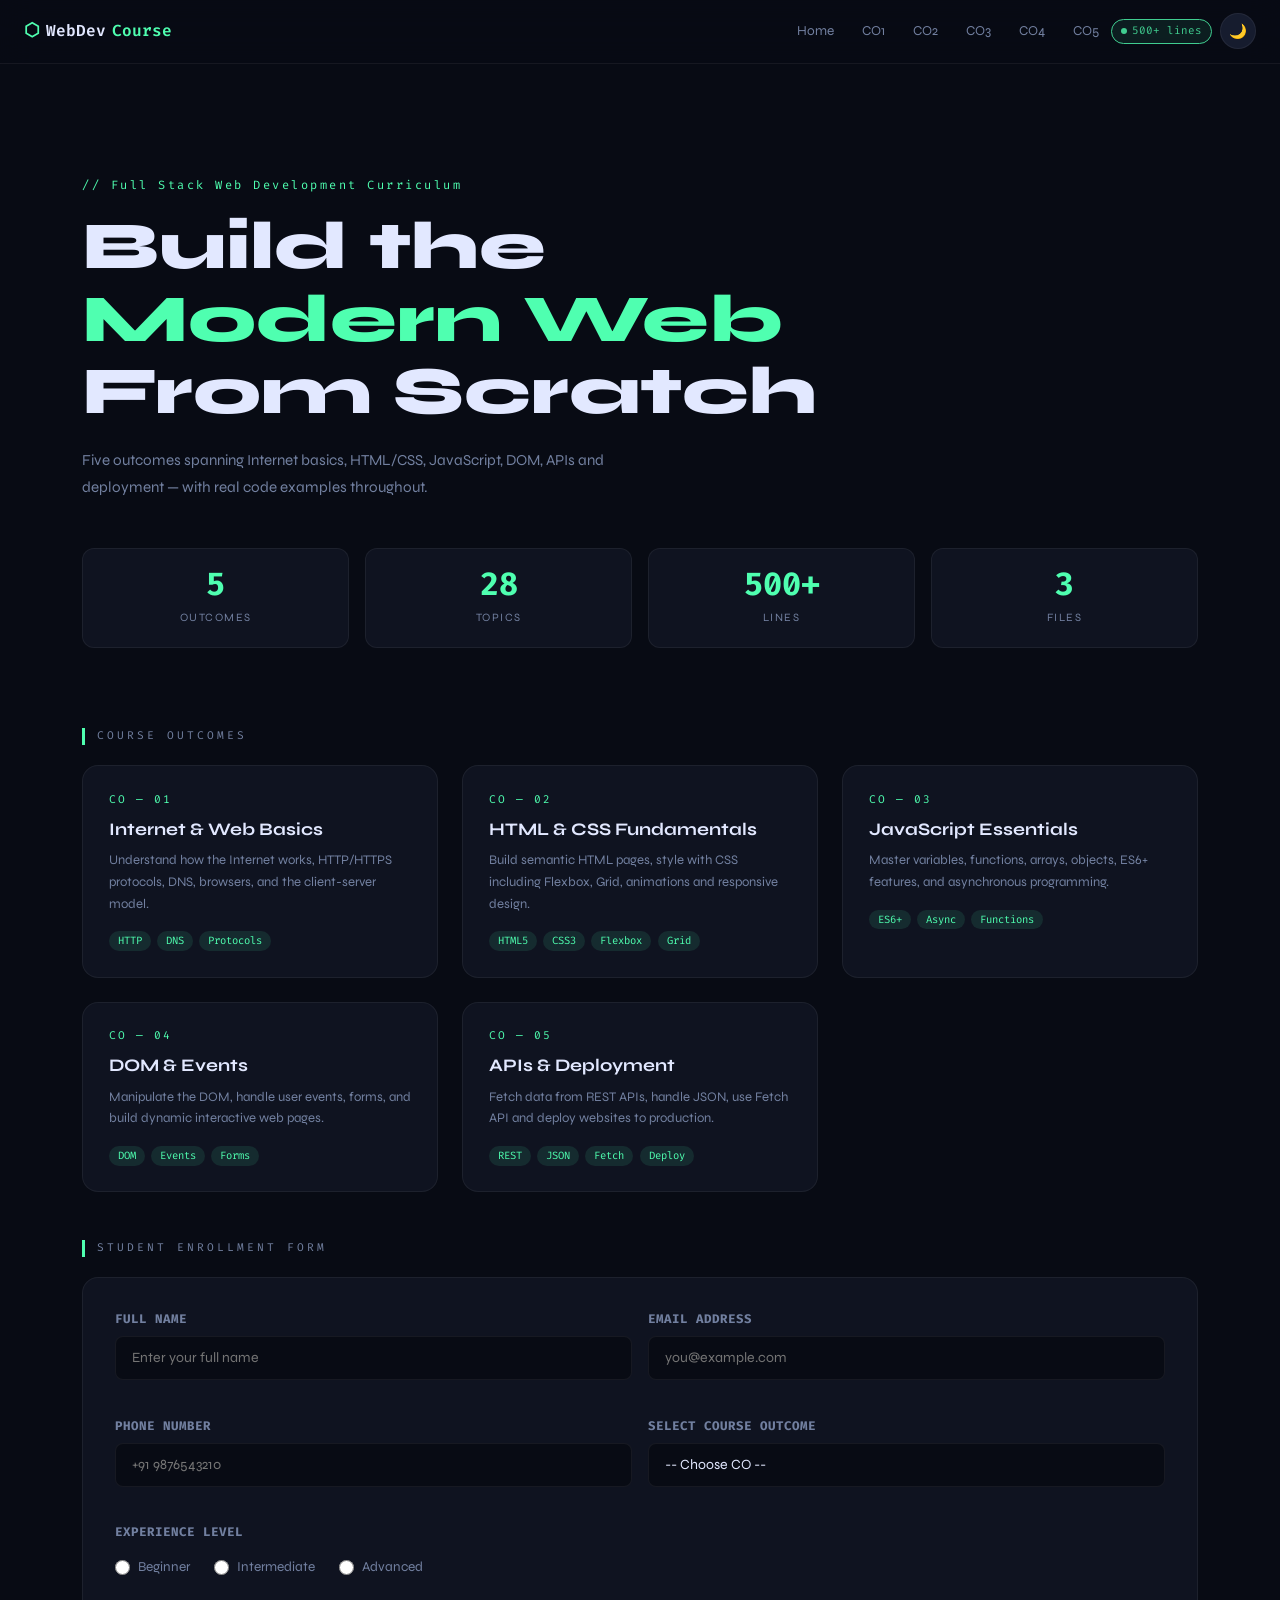
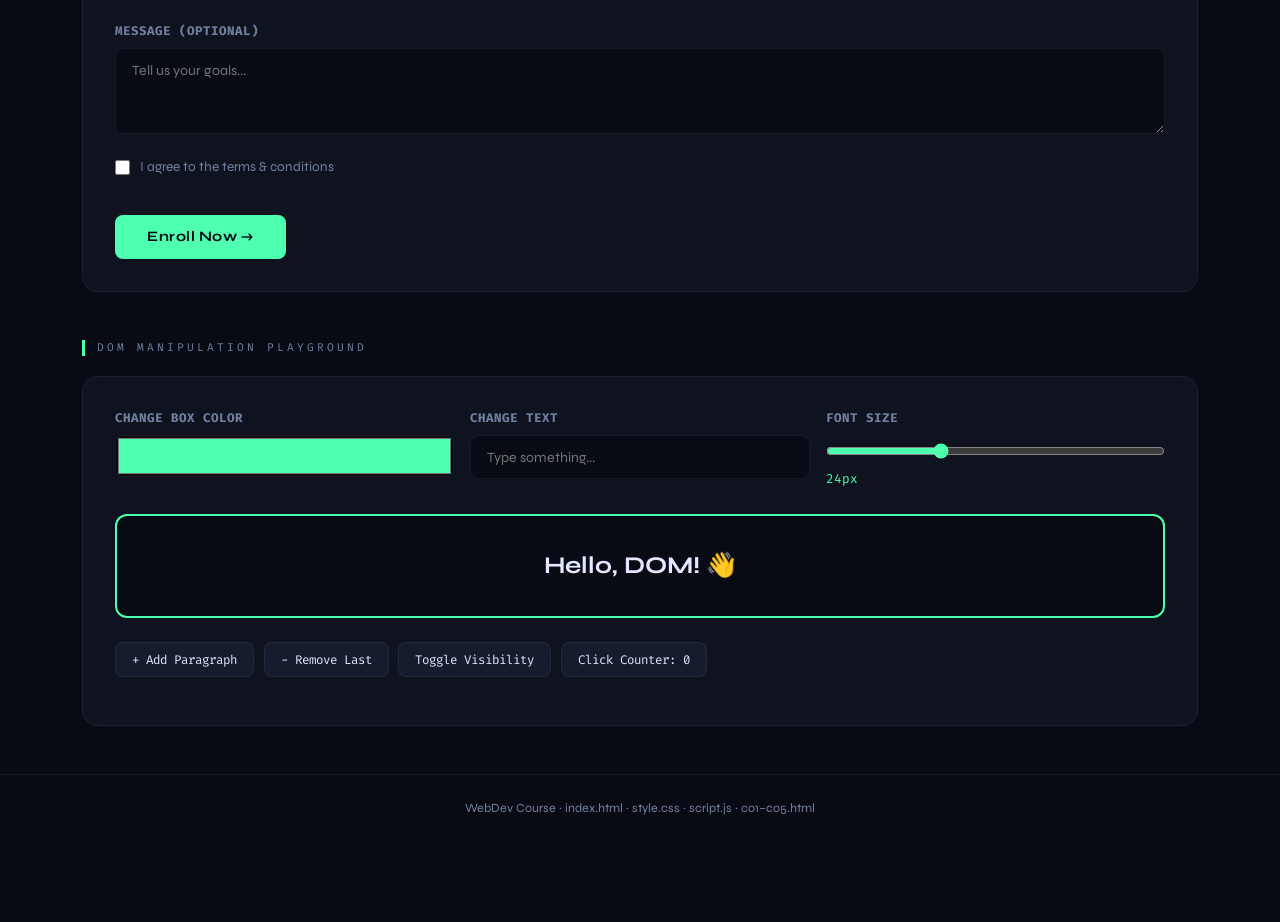
<file: index.html>
<!DOCTYPE html>
<html lang="en" data-theme="dark">
<head>
  <meta charset="UTF-8"/>
  <meta name="viewport" content="width=device-width,initial-scale=1.0"/>
  <meta name="description" content="Full Stack Web Development Curriculum CO1–CO5"/>
  <title>WebDev Course</title>
  <link rel="preconnect" href="https://fonts.googleapis.com"/>
  <link href="https://fonts.googleapis.com/css2?family=Syne:wght@400;600;700;800&family=Fira+Code:wght@400;500&display=swap" rel="stylesheet"/>
  <link href="https://cdn.jsdelivr.net/npm/bootstrap@5.3.3/dist/css/bootstrap.min.css" rel="stylesheet"/>
  <link rel="stylesheet" href="style.css"/>
</head>
<body>

<!-- NAVBAR -->
<nav class="navbar navbar-expand-lg fixed-top" id="mainNav">
  <div class="container-fluid px-3 px-lg-4"><!--x--padding left and right-->
    <a class="navbar-brand" href="index.html">
      <span class="brand-icon">⬡</span>WebDev<span class="brand-hi">Course</span>
    </a>
    <div class="d-flex align-items-center gap-2 ms-auto order-lg-last">
      <span class="live-badge d-none d-sm-flex"><span class="pdot"></span>500+ lines</span>
      <button class="theme-btn" id="themeBtn" aria-label="Toggle theme">🌙</button>
      <button class="navbar-toggler ham-btn" type="button"
        data-bs-toggle="collapse" data-bs-target="#navMenu"
        aria-controls="navMenu" aria-expanded="false" aria-label="Menu">
        <span class="hb"></span><span class="hb"></span><span class="hb"></span>
      </button>
    </div>
    <div class="collapse navbar-collapse" id="navMenu">
      <ul class="navbar-nav ms-auto align-items-lg-center gap-lg-1 py-2 py-lg-0">
        <li class="nav-item"><a class="nav-link" href="index.html">Home</a></li>
        <li class="nav-item"><a class="nav-link" href="co1.html">CO1</a></li>
        <li class="nav-item"><a class="nav-link" href="co2.html">CO2</a></li>
        <li class="nav-item"><a class="nav-link" href="co3.html">CO3</a></li>
        <li class="nav-item"><a class="nav-link" href="co4.html">CO4</a></li>
        <li class="nav-item"><a class="nav-link" href="co5.html">CO5</a></li>
      </ul>
    </div>
  </div>
</nav>

<!-- HOME -->
<div class="page active" id="pg-home">
  <div class="container">
    <div class="hero-block">
      <p class="eyebrow">// Full Stack Web Development Curriculum</p>
      <h1 class="hero-h1">Build the<br/><em>Modern Web</em><br/>From Scratch</h1>
      <p class="hero-sub">Five outcomes spanning Internet basics, HTML/CSS, JavaScript, DOM, APIs and deployment — with real code examples throughout.</p>
      <div class="row g-3 mt-1">
        <div class="col-6 col-sm-3"><div class="stat-card"><span class="sn" data-to="5">0</span><span class="sl">Outcomes</span></div></div>
        <div class="col-6 col-sm-3"><div class="stat-card"><span class="sn" data-to="28">0</span><span class="sl">Topics</span></div></div>
        <div class="col-6 col-sm-3"><div class="stat-card"><span class="sn" data-to="500" data-sfx="+">0</span><span class="sl">Lines</span></div></div>
        <div class="col-6 col-sm-3"><div class="stat-card"><span class="sn" data-to="3">0</span><span class="sl">Files</span></div></div>
      </div>
    </div>

    <p class="sec-label">Course Outcomes</p>
    <div class="row g-4">
      <!-- CO1 -->
      <div class="col-12 col-md-6 col-lg-4">
        <a href="co1.html" class="co-card-link">
          <div class="co-card">
            <div class="co-num">CO — 01</div>
            <div class="co-title">Internet & Web Basics</div>
            <div class="co-desc">Understand how the Internet works, HTTP/HTTPS protocols, DNS, browsers, and the client-server model.</div>
            <div class="tags"><span class="tag">HTTP</span><span class="tag">DNS</span><span class="tag">Protocols</span></div>
          </div>
        </a>
      </div>
      <!-- CO2 -->
      <div class="col-12 col-md-6 col-lg-4">
        <a href="co2.html" class="co-card-link">
          <div class="co-card">
            <div class="co-num">CO — 02</div>
            <div class="co-title">HTML & CSS Fundamentals</div>
            <div class="co-desc">Build semantic HTML pages, style with CSS including Flexbox, Grid, animations and responsive design.</div>
            <div class="tags"><span class="tag">HTML5</span><span class="tag">CSS3</span><span class="tag">Flexbox</span><span class="tag">Grid</span></div>
          </div>
        </a>
      </div>
      <!-- CO3 -->
      <div class="col-12 col-md-6 col-lg-4">
        <a href="co3.html" class="co-card-link">
          <div class="co-card">
            <div class="co-num">CO — 03</div>
            <div class="co-title">JavaScript Essentials</div>
            <div class="co-desc">Master variables, functions, arrays, objects, ES6+ features, and asynchronous programming.</div>
            <div class="tags"><span class="tag">ES6+</span><span class="tag">Async</span><span class="tag">Functions</span></div>
          </div>
        </a>
      </div>
      <!-- CO4 -->
      <div class="col-12 col-md-6 col-lg-4">
        <a href="co4.html" class="co-card-link">
          <div class="co-card">
            <div class="co-num">CO — 04</div>
            <div class="co-title">DOM & Events</div>
            <div class="co-desc">Manipulate the DOM, handle user events, forms, and build dynamic interactive web pages.</div>
            <div class="tags"><span class="tag">DOM</span><span class="tag">Events</span><span class="tag">Forms</span></div>
          </div>
        </a>
      </div>
      <!-- CO5 -->
      <div class="col-12 col-md-6 col-lg-4">
        <a href="co5.html" class="co-card-link">
          <div class="co-card">
            <div class="co-num">CO — 05</div>
            <div class="co-title">APIs & Deployment</div>
            <div class="co-desc">Fetch data from REST APIs, handle JSON, use Fetch API and deploy websites to production.</div>
            <div class="tags"><span class="tag">REST</span><span class="tag">JSON</span><span class="tag">Fetch</span><span class="tag">Deploy</span></div>
          </div>
        </a>
      </div>
    </div>

    <!-- FORMS SECTION -->
    <p class="sec-label" style="margin-top:3rem;">Student Enrollment Form</p>
    <div class="form-section">
      <form id="enrollForm" novalidate>
        <div class="row g-3">
          <div class="col-md-6">
            <label class="form-label-custom">Full Name</label>
            <input type="text" id="fname" class="form-input-custom" placeholder="Enter your full name"/>
            <span class="err-msg" id="fnameErr"></span>
          </div>
          <div class="col-md-6">
            <label class="form-label-custom">Email Address</label>
            <input type="email" id="femail" class="form-input-custom" placeholder="you@example.com"/>
            <span class="err-msg" id="femailErr"></span>
          </div>
          <div class="col-md-6">
            <label class="form-label-custom">Phone Number</label>
            <input type="tel" id="fphone" class="form-input-custom" placeholder="+91 9876543210"/>
            <span class="err-msg" id="fphoneErr"></span>
          </div>
          <div class="col-md-6">
            <label class="form-label-custom">Select Course Outcome</label>
            <select id="fco" class="form-input-custom">
              <option value="">-- Choose CO --</option>
              <option value="CO1">CO1 – Internet & Web Basics</option>
              <option value="CO2">CO2 – HTML & CSS</option>
              <option value="CO3">CO3 – JavaScript Essentials</option>
              <option value="CO4">CO4 – DOM & Events</option>
              <option value="CO5">CO5 – APIs & Deployment</option>
            </select>
            <span class="err-msg" id="fcoErr"></span>
          </div>
          <div class="col-12">
            <label class="form-label-custom">Experience Level</label>
            <div class="radio-group">
              <label class="radio-opt"><input type="radio" name="exp" value="Beginner"/> Beginner</label>
              <label class="radio-opt"><input type="radio" name="exp" value="Intermediate"/> Intermediate</label>
              <label class="radio-opt"><input type="radio" name="exp" value="Advanced"/> Advanced</label>
            </div>
            <span class="err-msg" id="fexpErr"></span>
          </div>
          <div class="col-12">
            <label class="form-label-custom">Message (Optional)</label>
            <textarea id="fmsg" class="form-input-custom" rows="3" placeholder="Tell us your goals..."></textarea>
          </div>
          <div class="col-12">
            <label class="check-opt">
              <input type="checkbox" id="fagree"/> I agree to the terms &amp; conditions
            </label>
            <span class="err-msg" id="fagreeErr"></span>
          </div>
          <div class="col-12">
            <button type="button" id="submitBtn" class="submit-btn">Enroll Now →</button>
          </div>
        </div>
      </form>

      <!-- DOM Manipulation Live Preview -->
      <div id="formOutput" class="form-output" style="display:none;"></div>

      <!-- Enrolled Students List -->
      <div id="studentListWrap" style="display:none;">
        <p class="sec-label" style="margin-top:2rem;">Enrolled Students</p>
        <div id="studentList" class="student-list"></div>
        <button id="clearBtn" class="clear-btn">Clear All</button>
      </div>
    </div>

    <!-- DOM Manipulation Demo -->
    <p class="sec-label" style="margin-top:3rem;">DOM Manipulation Playground</p>
    <div class="dom-playground">
      <div class="row g-3">
        <div class="col-md-4">
          <label class="form-label-custom">Change Box Color</label>
          <input type="color" id="colorPicker" value="#4fffb0" class="color-picker"/>
        </div>
        <div class="col-md-4">
          <label class="form-label-custom">Change Text</label>
          <input type="text" id="textChanger" class="form-input-custom" placeholder="Type something..."/>
        </div>
        <div class="col-md-4">
          <label class="form-label-custom">Font Size</label>
          <input type="range" id="sizeSlider" min="12" max="48" value="24" class="range-slider"/>
          <span id="sizeVal" style="color:var(--accent);font-family:'Fira Code';font-size:.8rem;">24px</span>
        </div>
      </div>
      <div id="domBox" class="dom-box">
        <span id="domText">Hello, DOM! 👋</span>
      </div>
      <div class="dom-btns">
        <button class="dom-btn" id="addParaBtn">+ Add Paragraph</button>
        <button class="dom-btn" id="removeParaBtn">− Remove Last</button>
        <button class="dom-btn" id="toggleHideBtn">Toggle Visibility</button>
        <button class="dom-btn" id="countBtn">Click Counter: <span id="clickCount">0</span></button>
      </div>
      <div id="paraContainer"></div>
    </div>
  </div>
  <footer class="site-footer text-center">WebDev Course · index.html · style.css · script.js · co1–co5.html</footer>
</div>

<div class="scroll-prog" id="scrollProg"></div>

<script src="https://cdn.jsdelivr.net/npm/bootstrap@5.3.3/dist/js/bootstrap.bundle.min.js"></script>
<script src="script.js"></script>
</body>
</html>
</file>
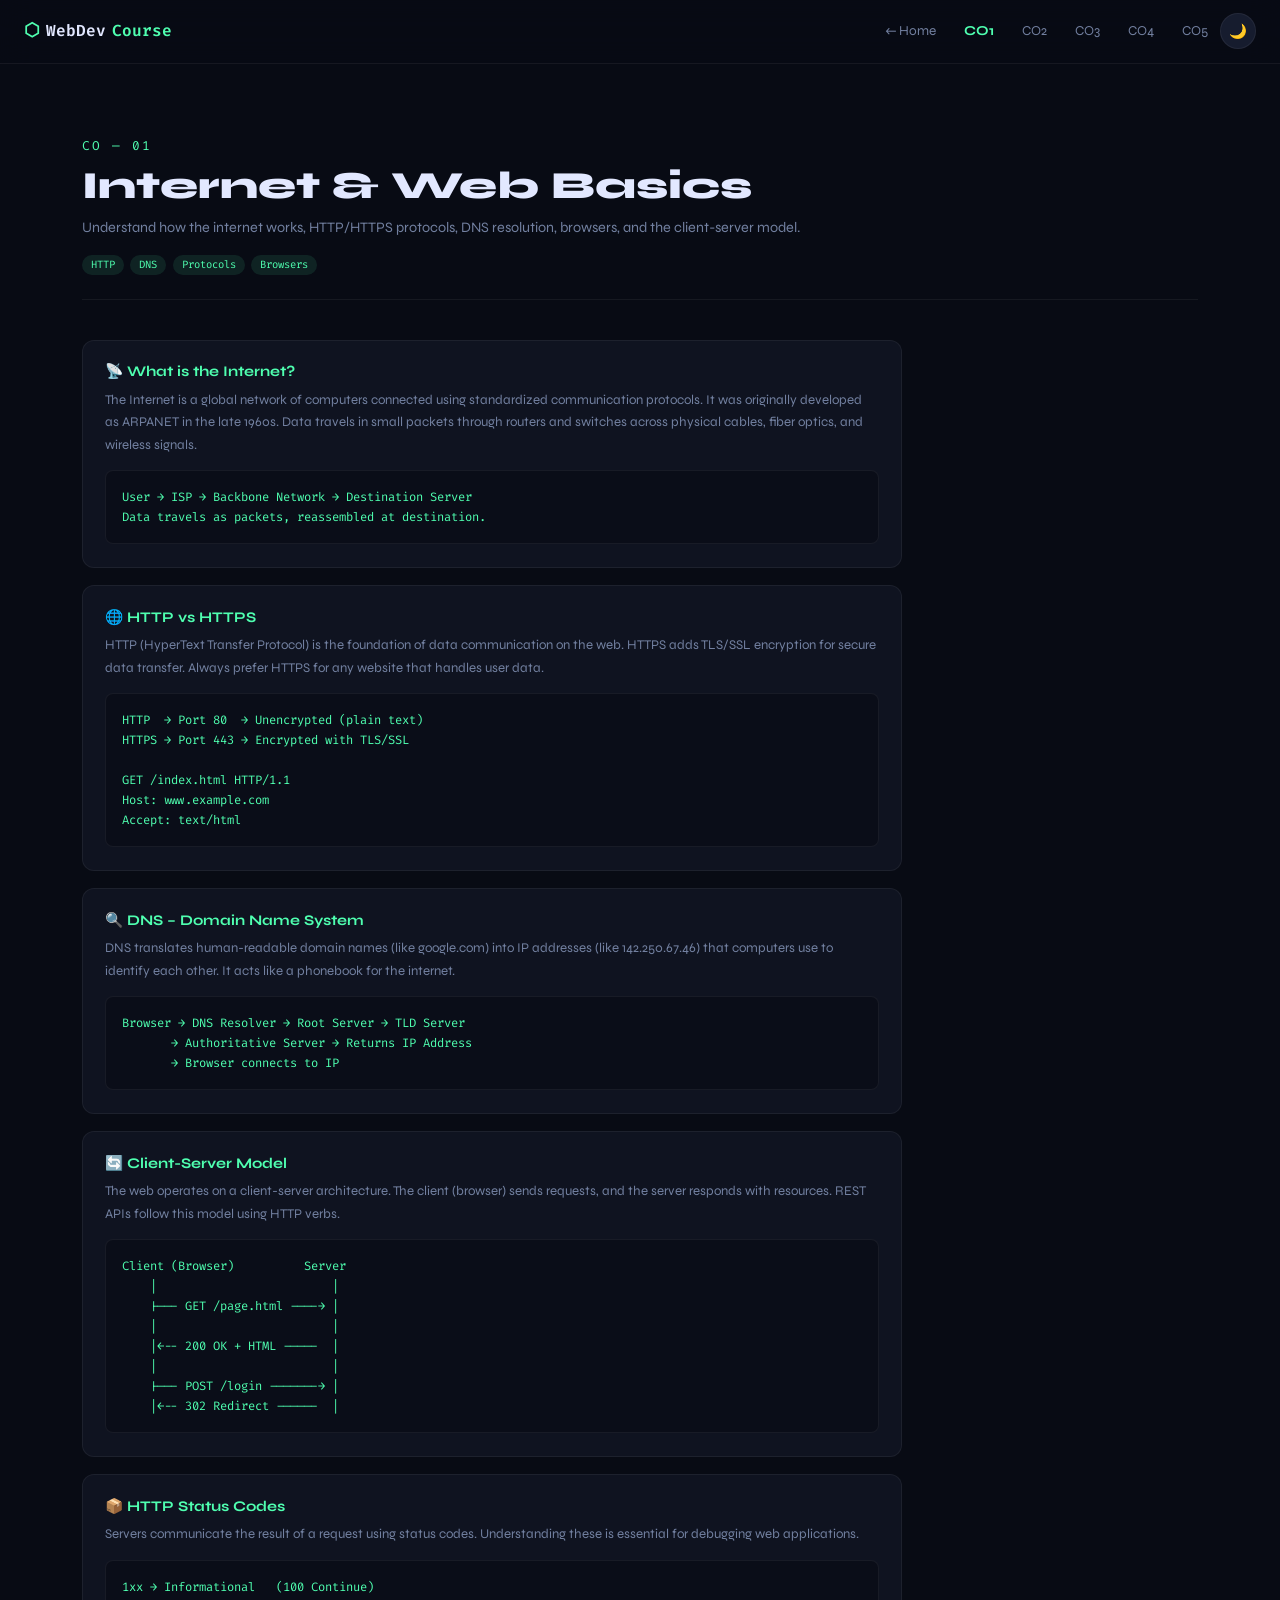
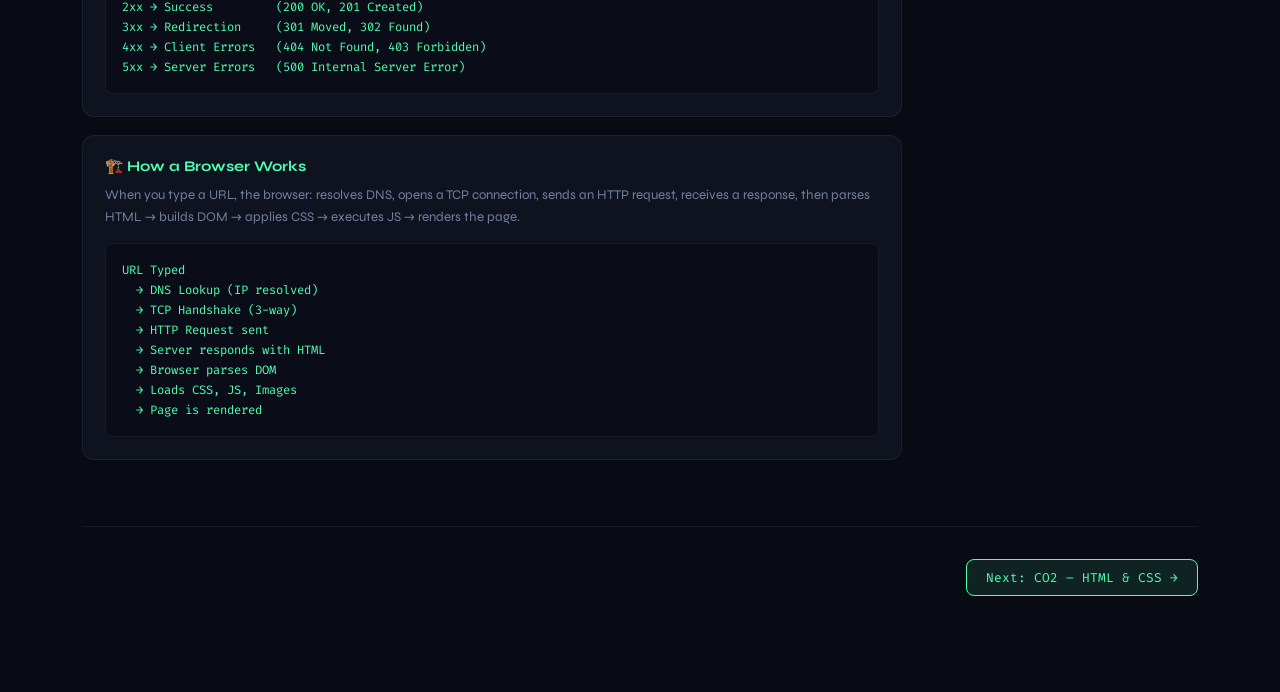
<file: co1.html>
<!DOCTYPE html>
<html lang="en" data-theme="dark">
<head>
  <meta charset="UTF-8"/>
  <meta name="viewport" content="width=device-width,initial-scale=1.0"/>
  <title>CO1 – Internet & Web Basics | WebDev Course</title>
  <link rel="preconnect" href="https://fonts.googleapis.com"/>
  <link href="https://fonts.googleapis.com/css2?family=Syne:wght@400;600;700;800&family=Fira+Code:wght@400;500&display=swap" rel="stylesheet"/>
  <link href="https://cdn.jsdelivr.net/npm/bootstrap@5.3.3/dist/css/bootstrap.min.css" rel="stylesheet"/>
  <link rel="stylesheet" href="style.css"/>
</head>
<body>

<nav class="navbar navbar-expand-lg fixed-top" id="mainNav">
  <div class="container-fluid px-3 px-lg-4">
    <a class="navbar-brand" href="index.html">
      <span class="brand-icon">⬡</span>WebDev<span class="brand-hi">Course</span>
    </a>
    <div class="d-flex align-items-center gap-2 ms-auto order-lg-last">
      <button class="theme-btn" id="themeBtn" aria-label="Toggle theme">🌙</button>
      <button class="navbar-toggler ham-btn" type="button"
        data-bs-toggle="collapse" data-bs-target="#navMenu"
        aria-controls="navMenu" aria-expanded="false" aria-label="Menu">
        <span class="hb"></span><span class="hb"></span><span class="hb"></span>
      </button>
    </div>
    <div class="collapse navbar-collapse" id="navMenu">
      <ul class="navbar-nav ms-auto align-items-lg-center gap-lg-1 py-2 py-lg-0">
        <li class="nav-item"><a class="nav-link" href="index.html">← Home</a></li>
        <li class="nav-item"><a class="nav-link nav-active" href="co1.html">CO1</a></li>
        <li class="nav-item"><a class="nav-link" href="co2.html">CO2</a></li>
        <li class="nav-item"><a class="nav-link" href="co3.html">CO3</a></li>
        <li class="nav-item"><a class="nav-link" href="co4.html">CO4</a></li>
        <li class="nav-item"><a class="nav-link" href="co5.html">CO5</a></li>
      </ul>
    </div>
  </div>
</nav>

<div class="page active">
  <div class="container">

    <!-- Header -->
    <div class="co-head-block">
      <div class="co-num" style="font-family:'Fira Code';color:var(--accent);font-size:.8rem;margin-bottom:.5rem;">CO — 01</div>
      <h2>Internet &amp; Web Basics</h2>
      <p>Understand how the internet works, HTTP/HTTPS protocols, DNS resolution, browsers, and the client-server model.</p>
      <div class="tags mt-2"><span class="tag">HTTP</span><span class="tag">DNS</span><span class="tag">Protocols</span><span class="tag">Browsers</span></div>
    </div>

    <div class="topic-body">

      <div class="concept">
        <h4>📡 What is the Internet?</h4>
        <p>The Internet is a global network of computers connected using standardized communication protocols. It was originally developed as ARPANET in the late 1960s. Data travels in small packets through routers and switches across physical cables, fiber optics, and wireless signals.</p>
        <pre>User → ISP → Backbone Network → Destination Server
Data travels as packets, reassembled at destination.</pre>
      </div>

      <div class="concept">
        <h4>🌐 HTTP vs HTTPS</h4>
        <p>HTTP (HyperText Transfer Protocol) is the foundation of data communication on the web. HTTPS adds TLS/SSL encryption for secure data transfer. Always prefer HTTPS for any website that handles user data.</p>
        <pre>HTTP  → Port 80  → Unencrypted (plain text)
HTTPS → Port 443 → Encrypted with TLS/SSL

GET /index.html HTTP/1.1
Host: www.example.com
Accept: text/html</pre>
      </div>

      <div class="concept">
        <h4>🔍 DNS – Domain Name System</h4>
        <p>DNS translates human-readable domain names (like google.com) into IP addresses (like 142.250.67.46) that computers use to identify each other. It acts like a phonebook for the internet.</p>
        <pre>Browser → DNS Resolver → Root Server → TLD Server
       → Authoritative Server → Returns IP Address
       → Browser connects to IP</pre>
      </div>

      <div class="concept">
        <h4>🔄 Client-Server Model</h4>
        <p>The web operates on a client-server architecture. The client (browser) sends requests, and the server responds with resources. REST APIs follow this model using HTTP verbs.</p>
        <pre>Client (Browser)          Server
    |                         |
    |--- GET /page.html ----→ |
    |                         |
    |←-- 200 OK + HTML -----  |
    |                         |
    |--- POST /login -------→ |
    |←-- 302 Redirect ------  |</pre>
      </div>

      <div class="concept">
        <h4>📦 HTTP Status Codes</h4>
        <p>Servers communicate the result of a request using status codes. Understanding these is essential for debugging web applications.</p>
        <pre>1xx → Informational   (100 Continue)
2xx → Success         (200 OK, 201 Created)
3xx → Redirection     (301 Moved, 302 Found)
4xx → Client Errors   (404 Not Found, 403 Forbidden)
5xx → Server Errors   (500 Internal Server Error)</pre>
      </div>

      <div class="concept">
        <h4>🏗️ How a Browser Works</h4>
        <p>When you type a URL, the browser: resolves DNS, opens a TCP connection, sends an HTTP request, receives a response, then parses HTML → builds DOM → applies CSS → executes JS → renders the page.</p>
        <pre>URL Typed
  → DNS Lookup (IP resolved)
  → TCP Handshake (3-way)
  → HTTP Request sent
  → Server responds with HTML
  → Browser parses DOM
  → Loads CSS, JS, Images
  → Page is rendered</pre>
      </div>

    </div>

    <!-- Navigation between COs -->
    <div class="co-nav-btns">
      <span></span>
      <a href="co2.html" class="co-nav-btn">Next: CO2 – HTML & CSS →</a>
    </div>

  </div>
</div>

<div class="scroll-prog" id="scrollProg"></div>
<script src="https://cdn.jsdelivr.net/npm/bootstrap@5.3.3/dist/js/bootstrap.bundle.min.js"></script>
<script src="script.js"></script>
</body>
</html>
</file>
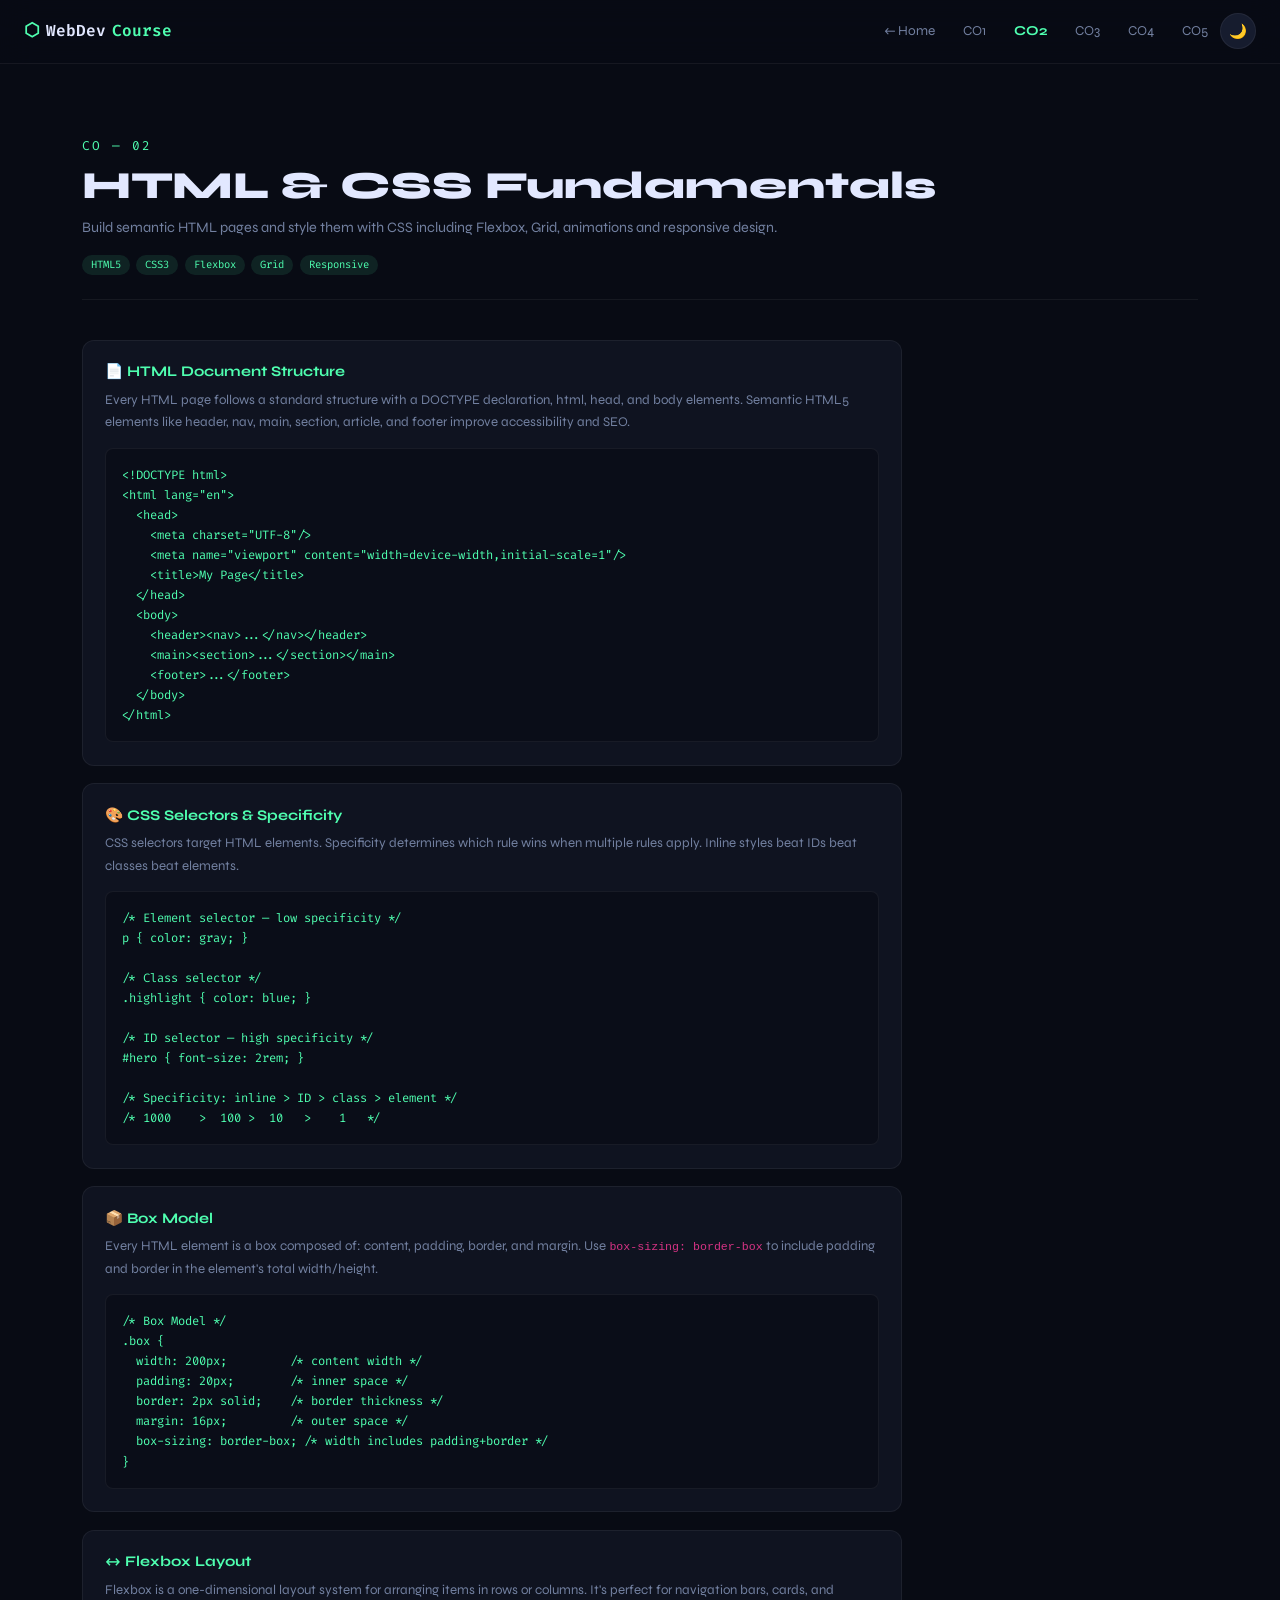
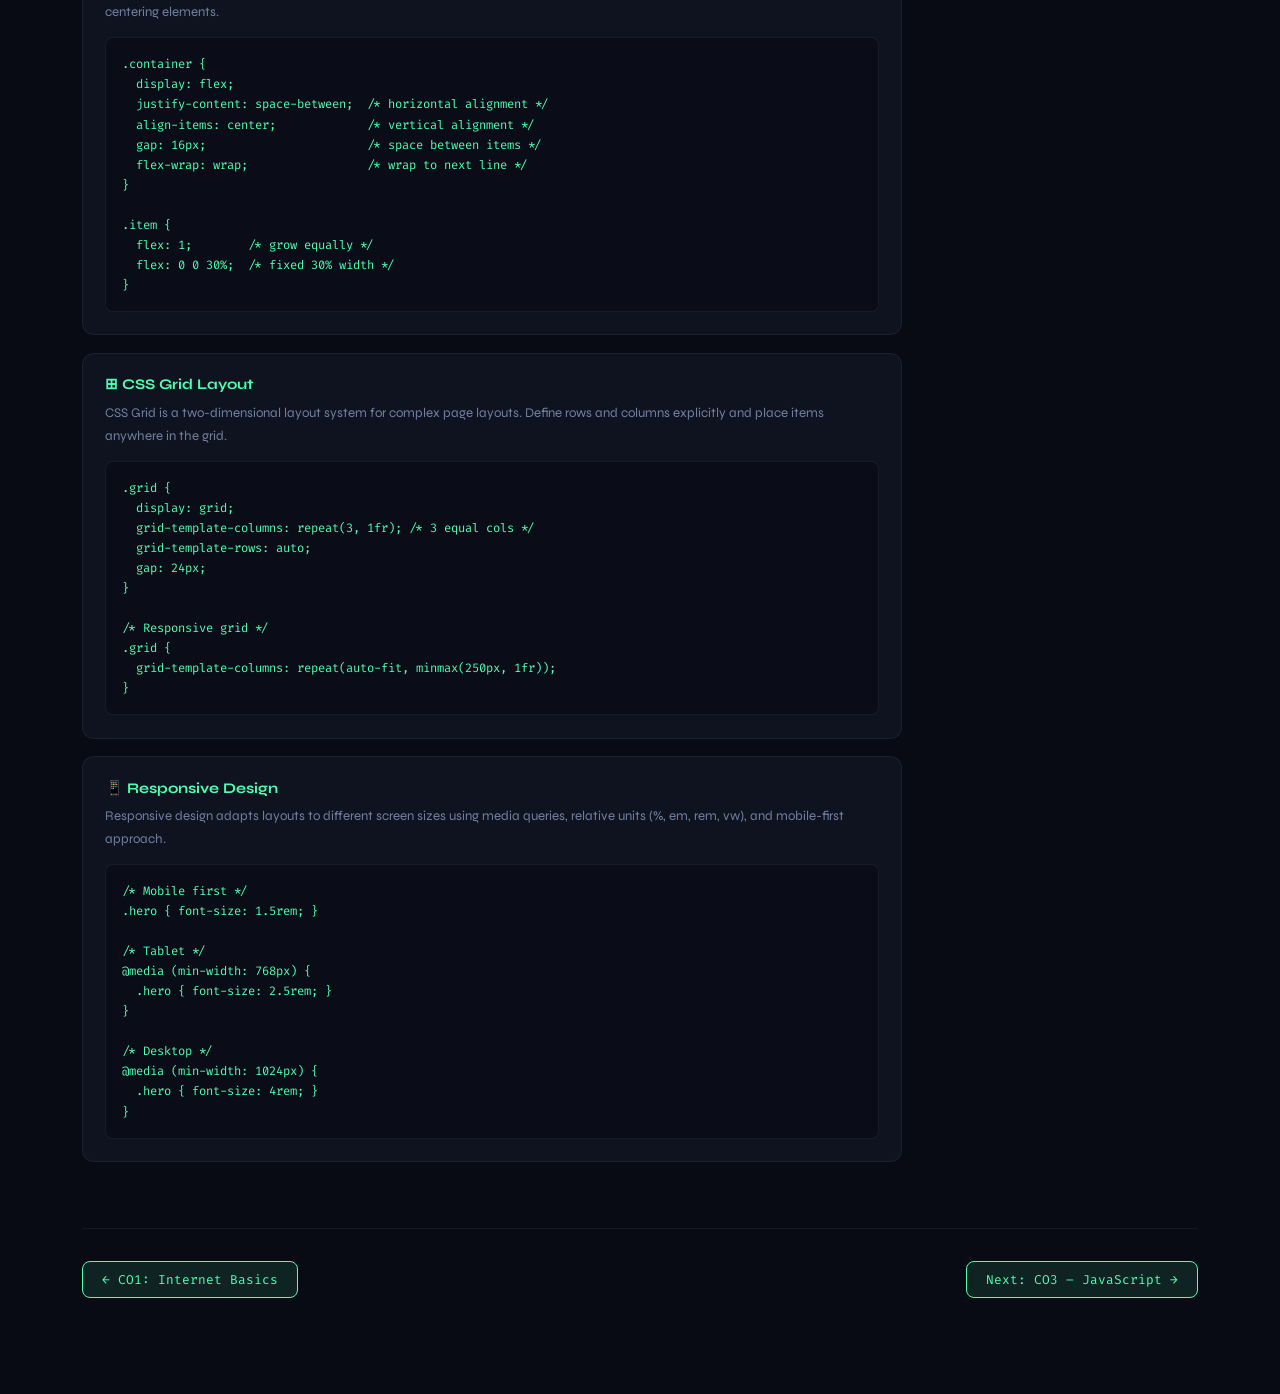
<file: co2.html>
<!DOCTYPE html>
<html lang="en" data-theme="dark">
<head>
  <meta charset="UTF-8"/>
  <meta name="viewport" content="width=device-width,initial-scale=1.0"/>
  <title>CO2 – HTML & CSS | WebDev Course</title>
  <link rel="preconnect" href="https://fonts.googleapis.com"/>
  <link href="https://fonts.googleapis.com/css2?family=Syne:wght@400;600;700;800&family=Fira+Code:wght@400;500&display=swap" rel="stylesheet"/>
  <link href="https://cdn.jsdelivr.net/npm/bootstrap@5.3.3/dist/css/bootstrap.min.css" rel="stylesheet"/>
  <link rel="stylesheet" href="style.css"/>
</head>
<body>

<nav class="navbar navbar-expand-lg fixed-top" id="mainNav">
  <div class="container-fluid px-3 px-lg-4">
    <a class="navbar-brand" href="index.html">
      <span class="brand-icon">⬡</span>WebDev<span class="brand-hi">Course</span>
    </a>
    <div class="d-flex align-items-center gap-2 ms-auto order-lg-last">
      <button class="theme-btn" id="themeBtn" aria-label="Toggle theme">🌙</button>
      <button class="navbar-toggler ham-btn" type="button"
        data-bs-toggle="collapse" data-bs-target="#navMenu"
        aria-controls="navMenu" aria-expanded="false" aria-label="Menu">
        <span class="hb"></span><span class="hb"></span><span class="hb"></span>
      </button>
    </div>
    <div class="collapse navbar-collapse" id="navMenu">
      <ul class="navbar-nav ms-auto align-items-lg-center gap-lg-1 py-2 py-lg-0">
        <li class="nav-item"><a class="nav-link" href="index.html">← Home</a></li>
        <li class="nav-item"><a class="nav-link" href="co1.html">CO1</a></li>
        <li class="nav-item"><a class="nav-link nav-active" href="co2.html">CO2</a></li>
        <li class="nav-item"><a class="nav-link" href="co3.html">CO3</a></li>
        <li class="nav-item"><a class="nav-link" href="co4.html">CO4</a></li>
        <li class="nav-item"><a class="nav-link" href="co5.html">CO5</a></li>
      </ul>
    </div>
  </div>
</nav>

<div class="page active">
  <div class="container">

    <div class="co-head-block">
      <div class="co-num" style="font-family:'Fira Code';color:var(--accent);font-size:.8rem;margin-bottom:.5rem;">CO — 02</div>
      <h2>HTML &amp; CSS Fundamentals</h2>
      <p>Build semantic HTML pages and style them with CSS including Flexbox, Grid, animations and responsive design.</p>
      <div class="tags mt-2"><span class="tag">HTML5</span><span class="tag">CSS3</span><span class="tag">Flexbox</span><span class="tag">Grid</span><span class="tag">Responsive</span></div>
    </div>

    <div class="topic-body">

      <div class="concept">
        <h4>📄 HTML Document Structure</h4>
        <p>Every HTML page follows a standard structure with a DOCTYPE declaration, html, head, and body elements. Semantic HTML5 elements like header, nav, main, section, article, and footer improve accessibility and SEO.</p>
        <pre>&lt;!DOCTYPE html&gt;
&lt;html lang="en"&gt;
  &lt;head&gt;
    &lt;meta charset="UTF-8"/&gt;
    &lt;meta name="viewport" content="width=device-width,initial-scale=1"/&gt;
    &lt;title&gt;My Page&lt;/title&gt;
  &lt;/head&gt;
  &lt;body&gt;
    &lt;header&gt;&lt;nav&gt;...&lt;/nav&gt;&lt;/header&gt;
    &lt;main&gt;&lt;section&gt;...&lt;/section&gt;&lt;/main&gt;
    &lt;footer&gt;...&lt;/footer&gt;
  &lt;/body&gt;
&lt;/html&gt;</pre>
      </div>

      <div class="concept">
        <h4>🎨 CSS Selectors & Specificity</h4>
        <p>CSS selectors target HTML elements. Specificity determines which rule wins when multiple rules apply. Inline styles beat IDs beat classes beat elements.</p>
        <pre>/* Element selector — low specificity */
p { color: gray; }

/* Class selector */
.highlight { color: blue; }

/* ID selector — high specificity */
#hero { font-size: 2rem; }

/* Specificity: inline > ID > class > element */
/* 1000    >  100 >  10   >    1   */</pre>
      </div>

      <div class="concept">
        <h4>📦 Box Model</h4>
        <p>Every HTML element is a box composed of: content, padding, border, and margin. Use <code>box-sizing: border-box</code> to include padding and border in the element's total width/height.</p>
        <pre>/* Box Model */
.box {
  width: 200px;         /* content width */
  padding: 20px;        /* inner space */
  border: 2px solid;    /* border thickness */
  margin: 16px;         /* outer space */
  box-sizing: border-box; /* width includes padding+border */
}</pre>
      </div>

      <div class="concept">
        <h4>↔️ Flexbox Layout</h4>
        <p>Flexbox is a one-dimensional layout system for arranging items in rows or columns. It's perfect for navigation bars, cards, and centering elements.</p>
        <pre>.container {
  display: flex;
  justify-content: space-between;  /* horizontal alignment */
  align-items: center;             /* vertical alignment */
  gap: 16px;                       /* space between items */
  flex-wrap: wrap;                 /* wrap to next line */
}

.item {
  flex: 1;        /* grow equally */
  flex: 0 0 30%;  /* fixed 30% width */
}</pre>
      </div>

      <div class="concept">
        <h4>⊞ CSS Grid Layout</h4>
        <p>CSS Grid is a two-dimensional layout system for complex page layouts. Define rows and columns explicitly and place items anywhere in the grid.</p>
        <pre>.grid {
  display: grid;
  grid-template-columns: repeat(3, 1fr); /* 3 equal cols */
  grid-template-rows: auto;
  gap: 24px;
}

/* Responsive grid */
.grid {
  grid-template-columns: repeat(auto-fit, minmax(250px, 1fr));
}</pre>
      </div>

      <div class="concept">
        <h4>📱 Responsive Design</h4>
        <p>Responsive design adapts layouts to different screen sizes using media queries, relative units (%, em, rem, vw), and mobile-first approach.</p>
        <pre>/* Mobile first */
.hero { font-size: 1.5rem; }

/* Tablet */
@media (min-width: 768px) {
  .hero { font-size: 2.5rem; }
}

/* Desktop */
@media (min-width: 1024px) {
  .hero { font-size: 4rem; }
}</pre>
      </div>

    </div>

    <div class="co-nav-btns">
      <a href="co1.html" class="co-nav-btn">← CO1: Internet Basics</a>
      <a href="co3.html" class="co-nav-btn">Next: CO3 – JavaScript →</a>
    </div>
  </div>
</div>

<div class="scroll-prog" id="scrollProg"></div>
<script src="https://cdn.jsdelivr.net/npm/bootstrap@5.3.3/dist/js/bootstrap.bundle.min.js"></script>
<script src="script.js"></script>
</body>
</html>
</file>
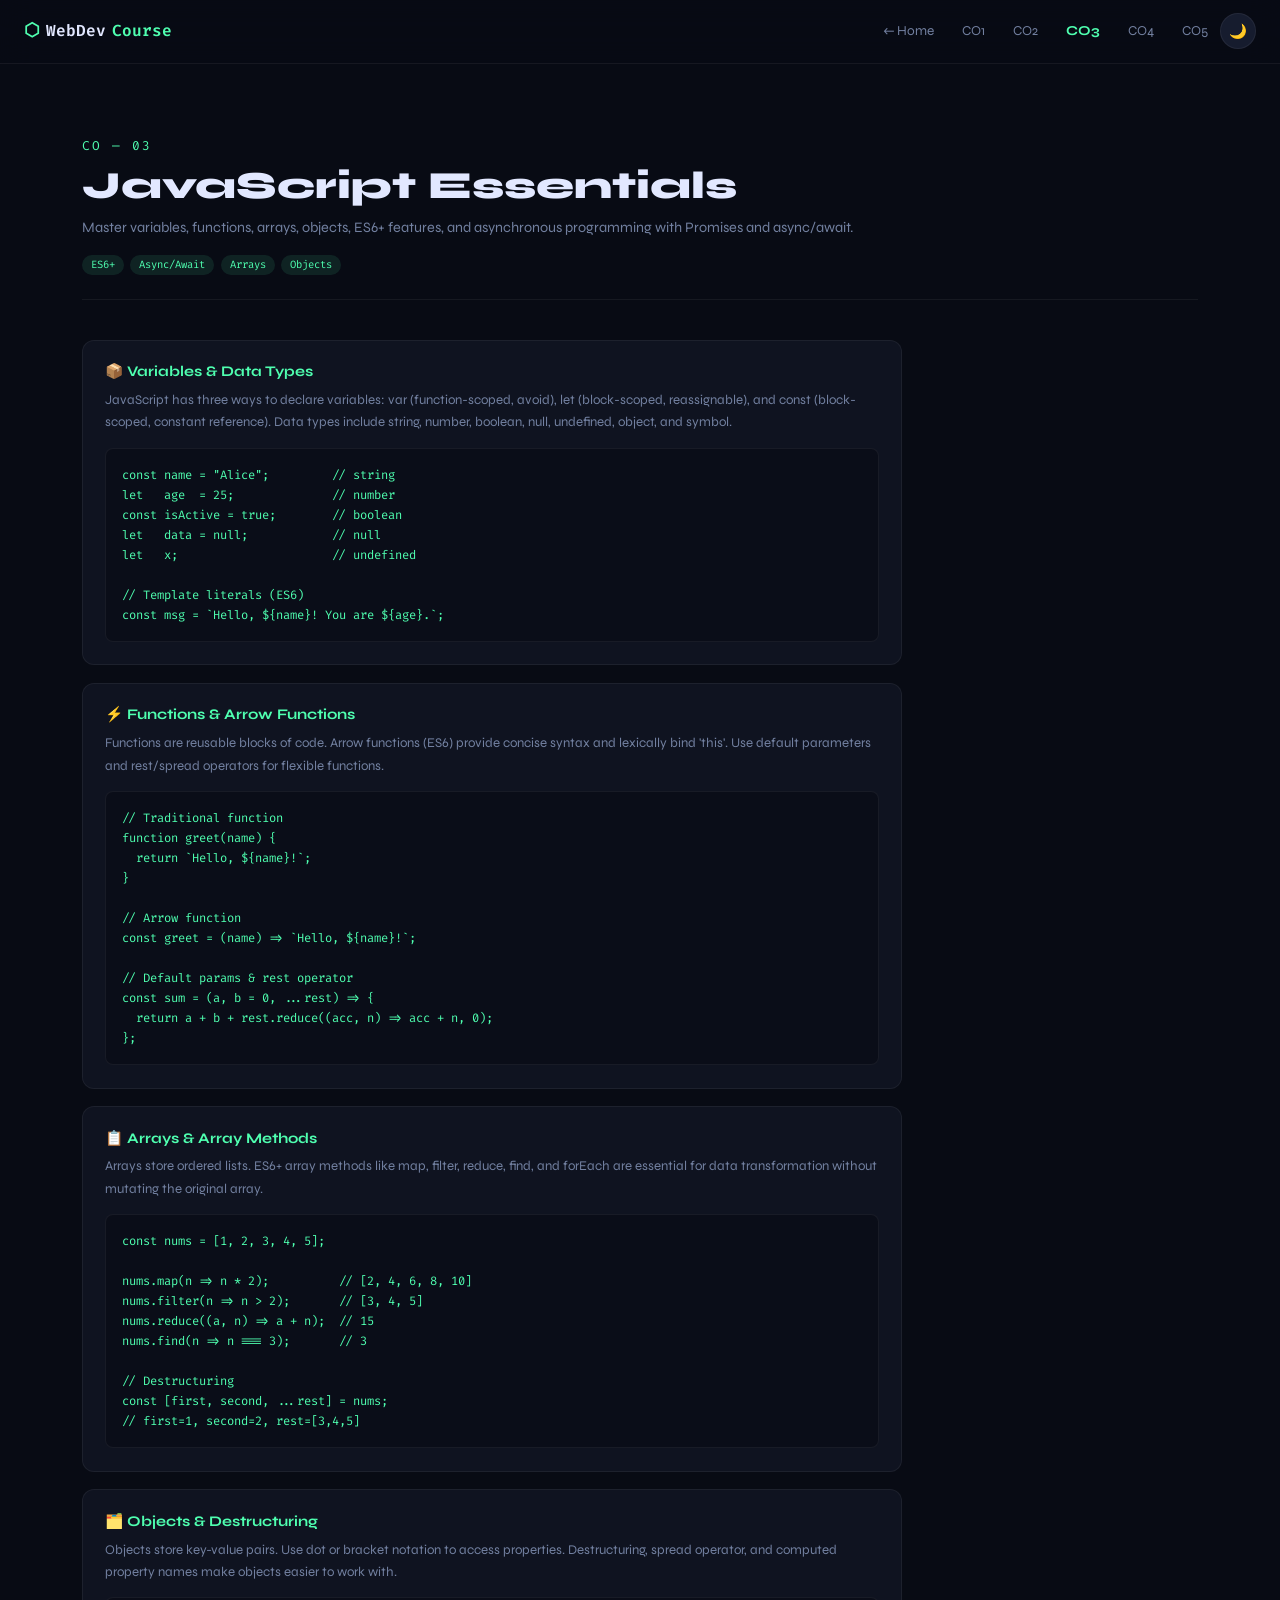
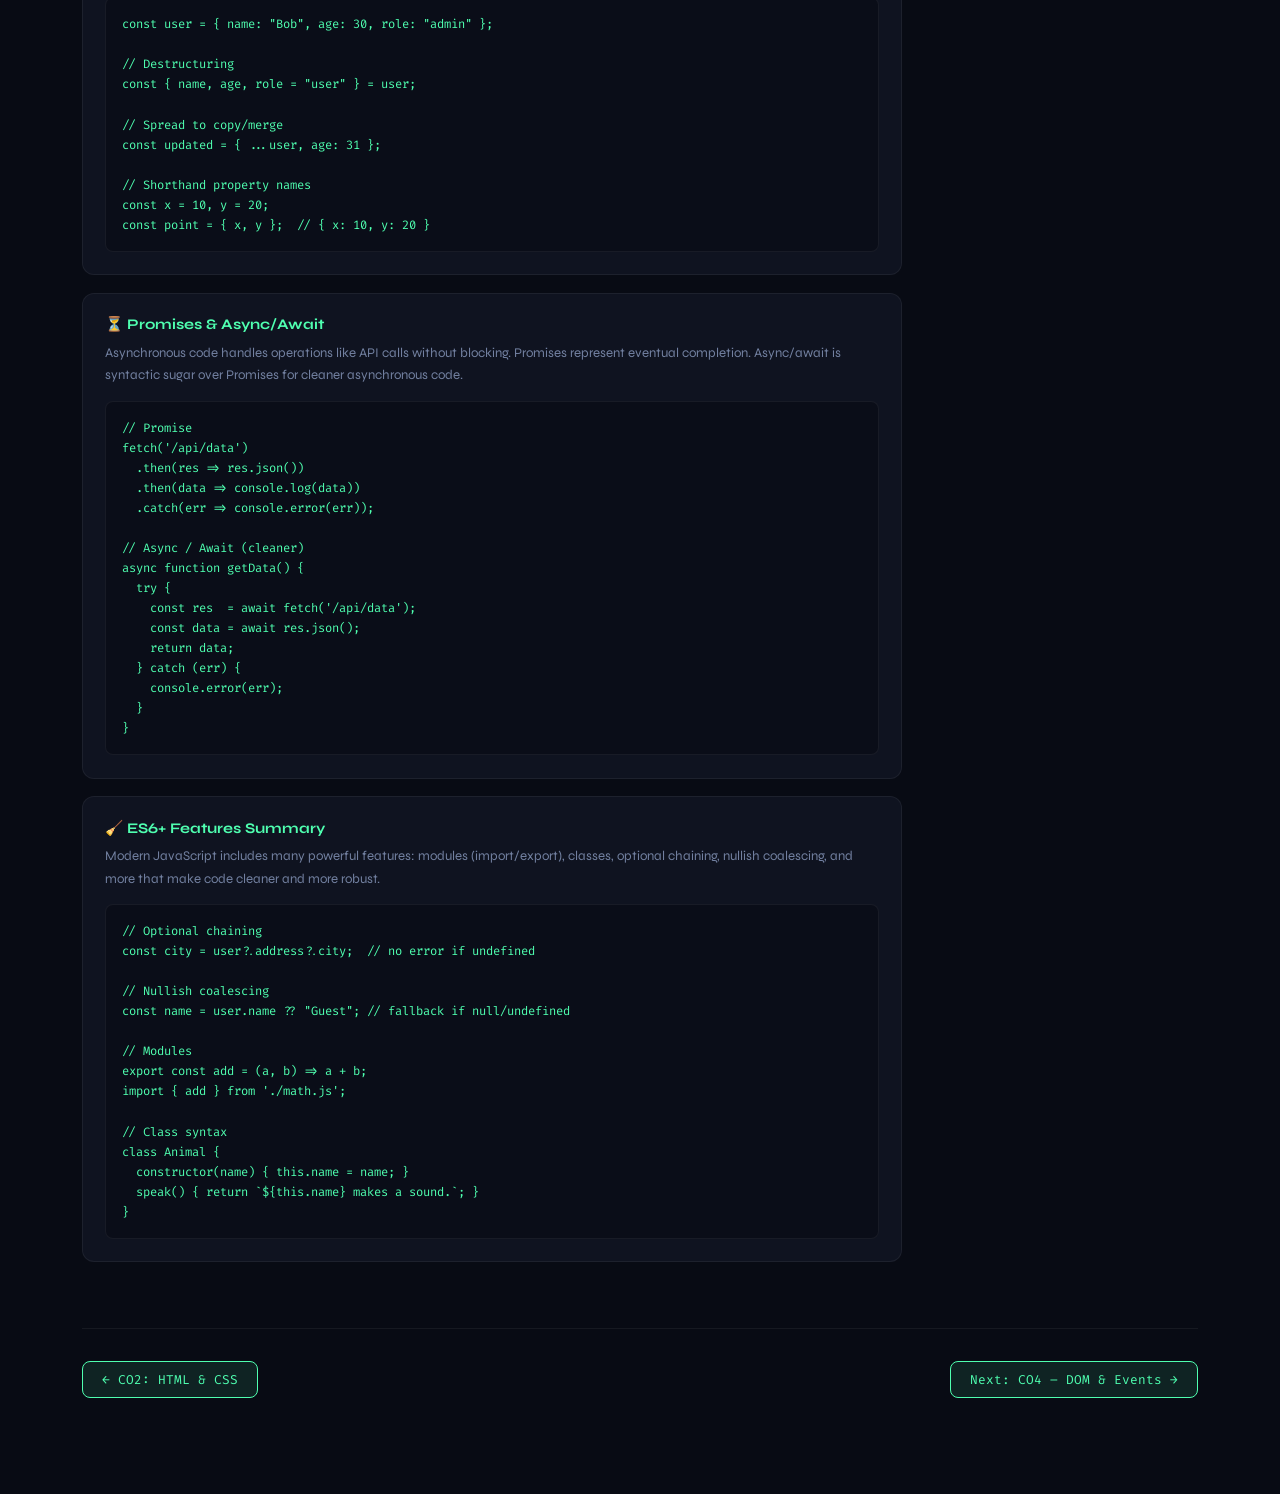
<file: co3.html>
<!DOCTYPE html>
<html lang="en" data-theme="dark">
<head>
  <meta charset="UTF-8"/>
  <meta name="viewport" content="width=device-width,initial-scale=1.0"/>
  <title>CO3 – JavaScript Essentials | WebDev Course</title>
  <link rel="preconnect" href="https://fonts.googleapis.com"/>
  <link href="https://fonts.googleapis.com/css2?family=Syne:wght@400;600;700;800&family=Fira+Code:wght@400;500&display=swap" rel="stylesheet"/>
  <link href="https://cdn.jsdelivr.net/npm/bootstrap@5.3.3/dist/css/bootstrap.min.css" rel="stylesheet"/>
  <link rel="stylesheet" href="style.css"/>
</head>
<body>

<nav class="navbar navbar-expand-lg fixed-top" id="mainNav">
  <div class="container-fluid px-3 px-lg-4">
    <a class="navbar-brand" href="index.html">
      <span class="brand-icon">⬡</span>WebDev<span class="brand-hi">Course</span>
    </a>
    <div class="d-flex align-items-center gap-2 ms-auto order-lg-last">
      <button class="theme-btn" id="themeBtn" aria-label="Toggle theme">🌙</button>
      <button class="navbar-toggler ham-btn" type="button"
        data-bs-toggle="collapse" data-bs-target="#navMenu"
        aria-controls="navMenu" aria-expanded="false" aria-label="Menu">
        <span class="hb"></span><span class="hb"></span><span class="hb"></span>
      </button>
    </div>
    <div class="collapse navbar-collapse" id="navMenu">
      <ul class="navbar-nav ms-auto align-items-lg-center gap-lg-1 py-2 py-lg-0">
        <li class="nav-item"><a class="nav-link" href="index.html">← Home</a></li>
        <li class="nav-item"><a class="nav-link" href="co1.html">CO1</a></li>
        <li class="nav-item"><a class="nav-link" href="co2.html">CO2</a></li>
        <li class="nav-item"><a class="nav-link nav-active" href="co3.html">CO3</a></li>
        <li class="nav-item"><a class="nav-link" href="co4.html">CO4</a></li>
        <li class="nav-item"><a class="nav-link" href="co5.html">CO5</a></li>
      </ul>
    </div>
  </div>
</nav>

<div class="page active">
  <div class="container">

    <div class="co-head-block">
      <div class="co-num" style="font-family:'Fira Code';color:var(--accent);font-size:.8rem;margin-bottom:.5rem;">CO — 03</div>
      <h2>JavaScript Essentials</h2>
      <p>Master variables, functions, arrays, objects, ES6+ features, and asynchronous programming with Promises and async/await.</p>
      <div class="tags mt-2"><span class="tag">ES6+</span><span class="tag">Async/Await</span><span class="tag">Arrays</span><span class="tag">Objects</span></div>
    </div>

    <div class="topic-body">

      <div class="concept">
        <h4>📦 Variables & Data Types</h4>
        <p>JavaScript has three ways to declare variables: var (function-scoped, avoid), let (block-scoped, reassignable), and const (block-scoped, constant reference). Data types include string, number, boolean, null, undefined, object, and symbol.</p>
        <pre>const name = "Alice";         // string
let   age  = 25;              // number
const isActive = true;        // boolean
let   data = null;            // null
let   x;                      // undefined

// Template literals (ES6)
const msg = `Hello, ${name}! You are ${age}.`;</pre>
      </div>

      <div class="concept">
        <h4>⚡ Functions & Arrow Functions</h4>
        <p>Functions are reusable blocks of code. Arrow functions (ES6) provide concise syntax and lexically bind 'this'. Use default parameters and rest/spread operators for flexible functions.</p>
        <pre>// Traditional function
function greet(name) {
  return `Hello, ${name}!`;
}

// Arrow function
const greet = (name) => `Hello, ${name}!`;

// Default params & rest operator
const sum = (a, b = 0, ...rest) => {
  return a + b + rest.reduce((acc, n) => acc + n, 0);
};</pre>
      </div>

      <div class="concept">
        <h4>📋 Arrays & Array Methods</h4>
        <p>Arrays store ordered lists. ES6+ array methods like map, filter, reduce, find, and forEach are essential for data transformation without mutating the original array.</p>
        <pre>const nums = [1, 2, 3, 4, 5];

nums.map(n => n * 2);          // [2, 4, 6, 8, 10]
nums.filter(n => n > 2);       // [3, 4, 5]
nums.reduce((a, n) => a + n);  // 15
nums.find(n => n === 3);       // 3

// Destructuring
const [first, second, ...rest] = nums;
// first=1, second=2, rest=[3,4,5]</pre>
      </div>

      <div class="concept">
        <h4>🗂️ Objects & Destructuring</h4>
        <p>Objects store key-value pairs. Use dot or bracket notation to access properties. Destructuring, spread operator, and computed property names make objects easier to work with.</p>
        <pre>const user = { name: "Bob", age: 30, role: "admin" };

// Destructuring
const { name, age, role = "user" } = user;

// Spread to copy/merge
const updated = { ...user, age: 31 };

// Shorthand property names
const x = 10, y = 20;
const point = { x, y };  // { x: 10, y: 20 }</pre>
      </div>

      <div class="concept">
        <h4>⏳ Promises & Async/Await</h4>
        <p>Asynchronous code handles operations like API calls without blocking. Promises represent eventual completion. Async/await is syntactic sugar over Promises for cleaner asynchronous code.</p>
        <pre>// Promise
fetch('/api/data')
  .then(res => res.json())
  .then(data => console.log(data))
  .catch(err => console.error(err));

// Async / Await (cleaner)
async function getData() {
  try {
    const res  = await fetch('/api/data');
    const data = await res.json();
    return data;
  } catch (err) {
    console.error(err);
  }
}</pre>
      </div>

      <div class="concept">
        <h4>🧹 ES6+ Features Summary</h4>
        <p>Modern JavaScript includes many powerful features: modules (import/export), classes, optional chaining, nullish coalescing, and more that make code cleaner and more robust.</p>
        <pre>// Optional chaining
const city = user?.address?.city;  // no error if undefined

// Nullish coalescing
const name = user.name ?? "Guest"; // fallback if null/undefined

// Modules
export const add = (a, b) => a + b;
import { add } from './math.js';

// Class syntax
class Animal {
  constructor(name) { this.name = name; }
  speak() { return `${this.name} makes a sound.`; }
}</pre>
      </div>

    </div>

    <div class="co-nav-btns">
      <a href="co2.html" class="co-nav-btn">← CO2: HTML & CSS</a>
      <a href="co4.html" class="co-nav-btn">Next: CO4 – DOM & Events →</a>
    </div>
  </div>
</div>

<div class="scroll-prog" id="scrollProg"></div>
<script src="https://cdn.jsdelivr.net/npm/bootstrap@5.3.3/dist/js/bootstrap.bundle.min.js"></script>
<script src="script.js"></script>
</body>
</html>
</file>
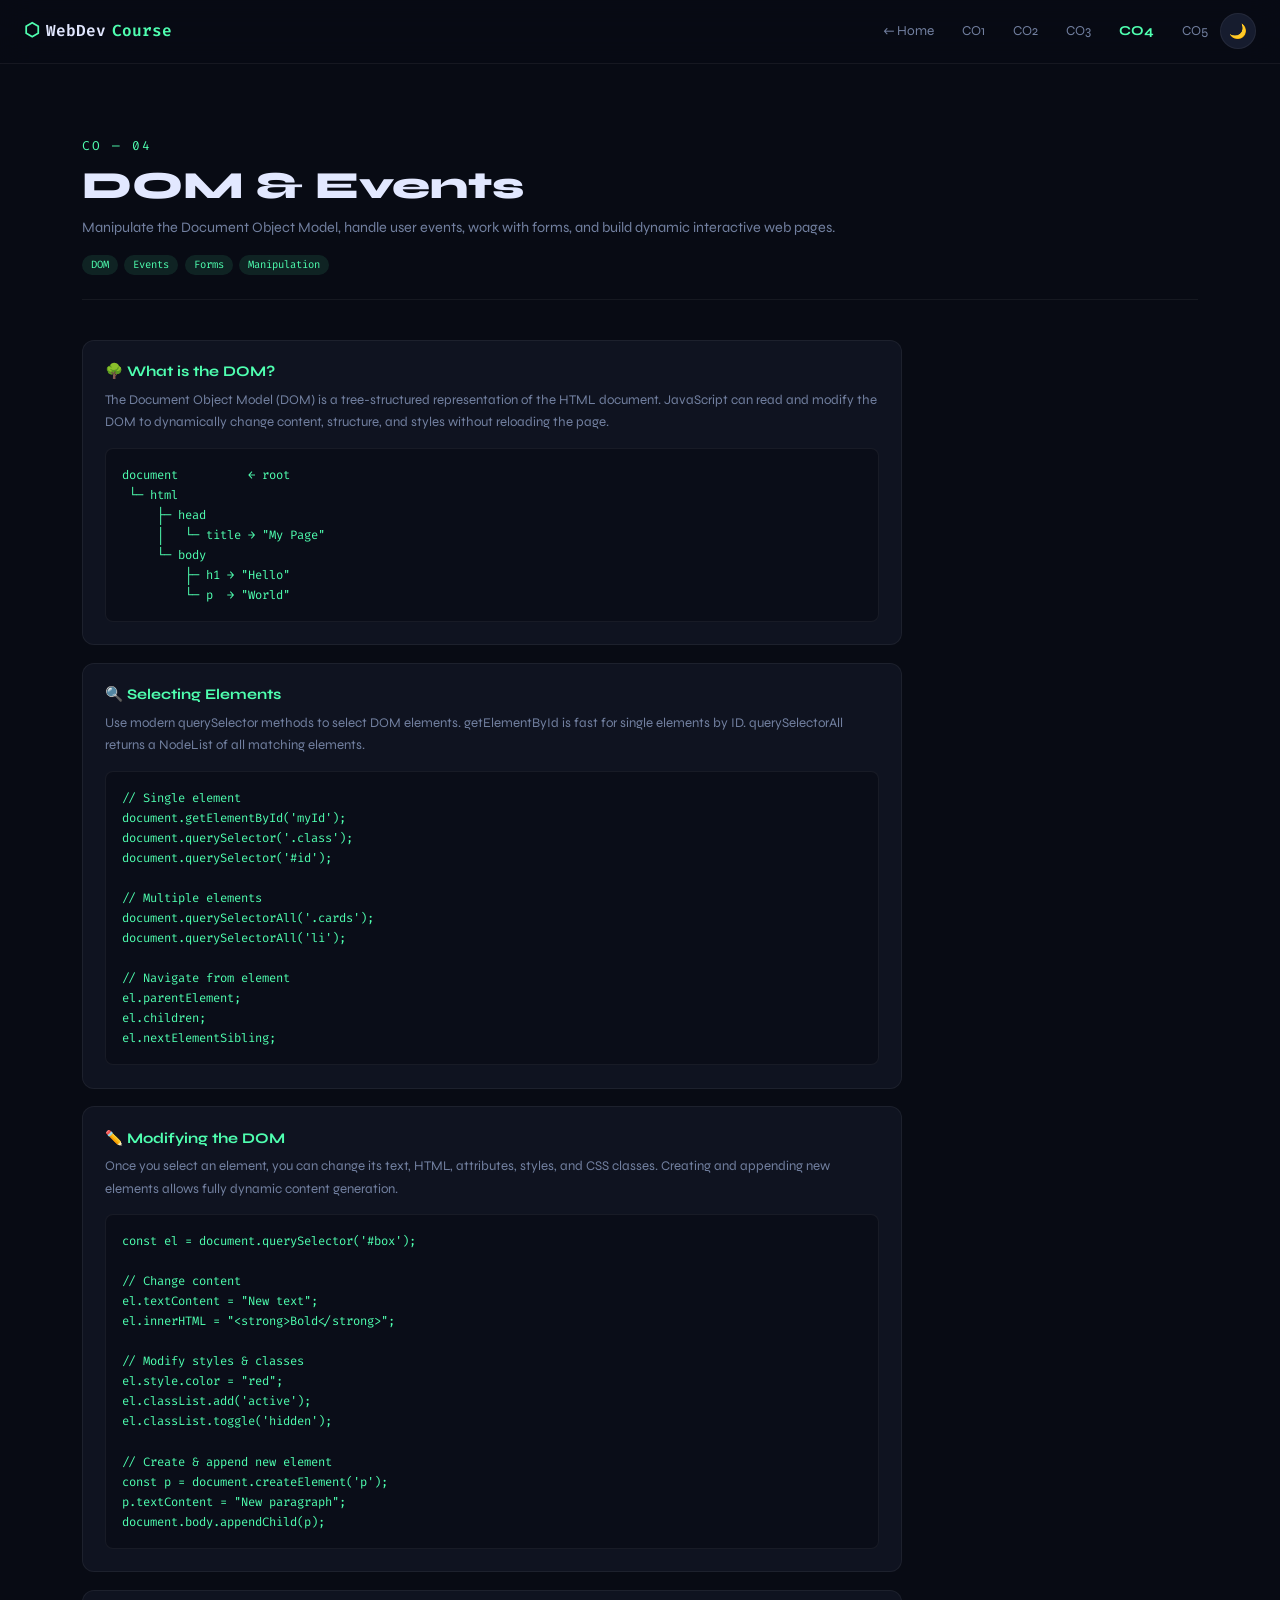
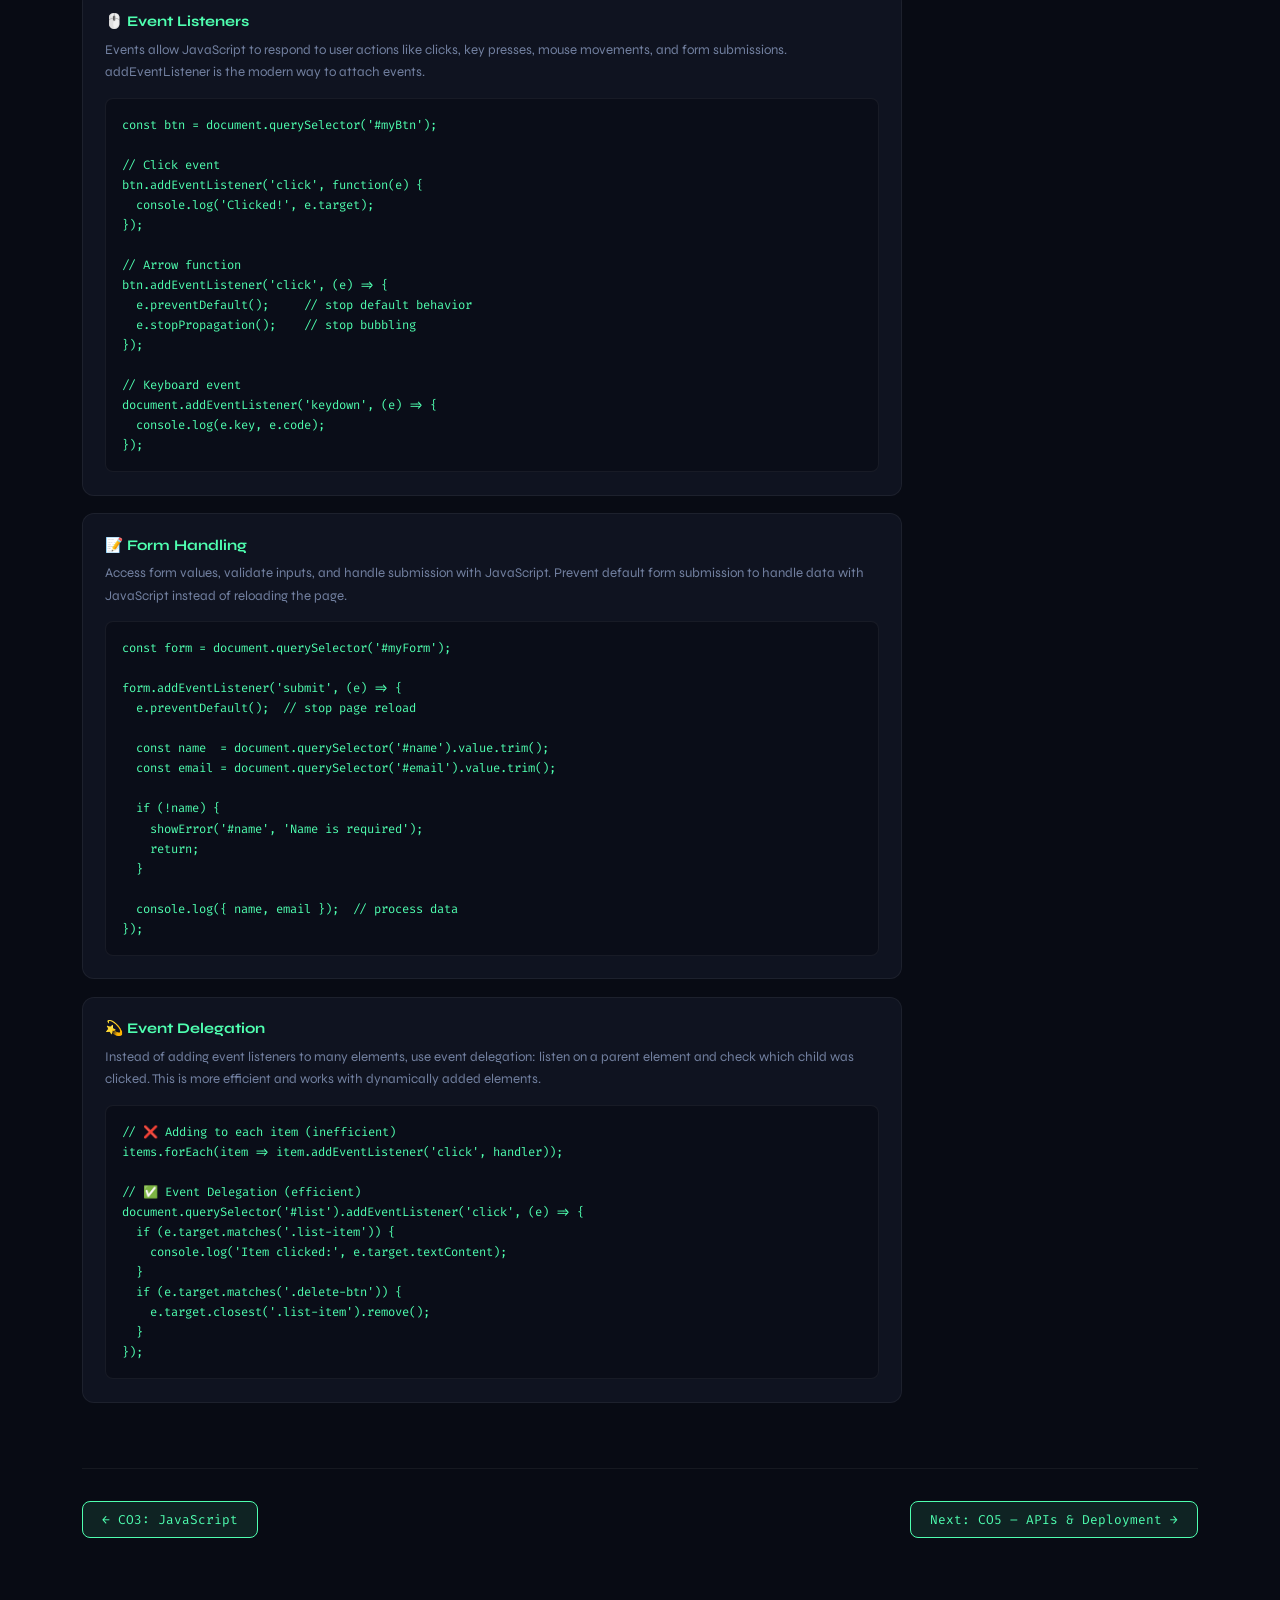
<file: co4.html>
<!DOCTYPE html>
<html lang="en" data-theme="dark">
<head>
  <meta charset="UTF-8"/>
  <meta name="viewport" content="width=device-width,initial-scale=1.0"/>
  <title>CO4 – DOM & Events | WebDev Course</title>
  <link rel="preconnect" href="https://fonts.googleapis.com"/>
  <link href="https://fonts.googleapis.com/css2?family=Syne:wght@400;600;700;800&family=Fira+Code:wght@400;500&display=swap" rel="stylesheet"/>
  <link href="https://cdn.jsdelivr.net/npm/bootstrap@5.3.3/dist/css/bootstrap.min.css" rel="stylesheet"/>
  <link rel="stylesheet" href="style.css"/>
</head>
<body>

<nav class="navbar navbar-expand-lg fixed-top" id="mainNav">
  <div class="container-fluid px-3 px-lg-4">
    <a class="navbar-brand" href="index.html">
      <span class="brand-icon">⬡</span>WebDev<span class="brand-hi">Course</span>
    </a>
    <div class="d-flex align-items-center gap-2 ms-auto order-lg-last">
      <button class="theme-btn" id="themeBtn" aria-label="Toggle theme">🌙</button>
      <button class="navbar-toggler ham-btn" type="button"
        data-bs-toggle="collapse" data-bs-target="#navMenu"
        aria-controls="navMenu" aria-expanded="false" aria-label="Menu">
        <span class="hb"></span><span class="hb"></span><span class="hb"></span>
      </button>
    </div>
    <div class="collapse navbar-collapse" id="navMenu">
      <ul class="navbar-nav ms-auto align-items-lg-center gap-lg-1 py-2 py-lg-0">
        <li class="nav-item"><a class="nav-link" href="index.html">← Home</a></li>
        <li class="nav-item"><a class="nav-link" href="co1.html">CO1</a></li>
        <li class="nav-item"><a class="nav-link" href="co2.html">CO2</a></li>
        <li class="nav-item"><a class="nav-link" href="co3.html">CO3</a></li>
        <li class="nav-item"><a class="nav-link nav-active" href="co4.html">CO4</a></li>
        <li class="nav-item"><a class="nav-link" href="co5.html">CO5</a></li>
      </ul>
    </div>
  </div>
</nav>

<div class="page active">
  <div class="container">

    <div class="co-head-block">
      <div class="co-num" style="font-family:'Fira Code';color:var(--accent);font-size:.8rem;margin-bottom:.5rem;">CO — 04</div>
      <h2>DOM &amp; Events</h2>
      <p>Manipulate the Document Object Model, handle user events, work with forms, and build dynamic interactive web pages.</p>
      <div class="tags mt-2"><span class="tag">DOM</span><span class="tag">Events</span><span class="tag">Forms</span><span class="tag">Manipulation</span></div>
    </div>

    <div class="topic-body">

      <div class="concept">
        <h4>🌳 What is the DOM?</h4>
        <p>The Document Object Model (DOM) is a tree-structured representation of the HTML document. JavaScript can read and modify the DOM to dynamically change content, structure, and styles without reloading the page.</p>
        <pre>document          ← root
 └─ html
     ├─ head
     │   └─ title → "My Page"
     └─ body
         ├─ h1 → "Hello"
         └─ p  → "World"</pre>
      </div>

      <div class="concept">
        <h4>🔍 Selecting Elements</h4>
        <p>Use modern querySelector methods to select DOM elements. getElementById is fast for single elements by ID. querySelectorAll returns a NodeList of all matching elements.</p>
        <pre>// Single element
document.getElementById('myId');
document.querySelector('.class');
document.querySelector('#id');

// Multiple elements
document.querySelectorAll('.cards');
document.querySelectorAll('li');

// Navigate from element
el.parentElement;
el.children;
el.nextElementSibling;</pre>
      </div>

      <div class="concept">
        <h4>✏️ Modifying the DOM</h4>
        <p>Once you select an element, you can change its text, HTML, attributes, styles, and CSS classes. Creating and appending new elements allows fully dynamic content generation.</p>
        <pre>const el = document.querySelector('#box');

// Change content
el.textContent = "New text";
el.innerHTML = "&lt;strong&gt;Bold&lt;/strong&gt;";

// Modify styles & classes
el.style.color = "red";
el.classList.add('active');
el.classList.toggle('hidden');

// Create & append new element
const p = document.createElement('p');
p.textContent = "New paragraph";
document.body.appendChild(p);</pre>
      </div>

      <div class="concept">
        <h4>🖱️ Event Listeners</h4>
        <p>Events allow JavaScript to respond to user actions like clicks, key presses, mouse movements, and form submissions. addEventListener is the modern way to attach events.</p>
        <pre>const btn = document.querySelector('#myBtn');

// Click event
btn.addEventListener('click', function(e) {
  console.log('Clicked!', e.target);
});

// Arrow function
btn.addEventListener('click', (e) => {
  e.preventDefault();     // stop default behavior
  e.stopPropagation();    // stop bubbling
});

// Keyboard event
document.addEventListener('keydown', (e) => {
  console.log(e.key, e.code);
});</pre>
      </div>

      <div class="concept">
        <h4>📝 Form Handling</h4>
        <p>Access form values, validate inputs, and handle submission with JavaScript. Prevent default form submission to handle data with JavaScript instead of reloading the page.</p>
        <pre>const form = document.querySelector('#myForm');

form.addEventListener('submit', (e) => {
  e.preventDefault();  // stop page reload

  const name  = document.querySelector('#name').value.trim();
  const email = document.querySelector('#email').value.trim();

  if (!name) {
    showError('#name', 'Name is required');
    return;
  }

  console.log({ name, email });  // process data
});</pre>
      </div>

      <div class="concept">
        <h4>💫 Event Delegation</h4>
        <p>Instead of adding event listeners to many elements, use event delegation: listen on a parent element and check which child was clicked. This is more efficient and works with dynamically added elements.</p>
        <pre>// ❌ Adding to each item (inefficient)
items.forEach(item => item.addEventListener('click', handler));

// ✅ Event Delegation (efficient)
document.querySelector('#list').addEventListener('click', (e) => {
  if (e.target.matches('.list-item')) {
    console.log('Item clicked:', e.target.textContent);
  }
  if (e.target.matches('.delete-btn')) {
    e.target.closest('.list-item').remove();
  }
});</pre>
      </div>

    </div>

    <div class="co-nav-btns">
      <a href="co3.html" class="co-nav-btn">← CO3: JavaScript</a>
      <a href="co5.html" class="co-nav-btn">Next: CO5 – APIs & Deployment →</a>
    </div>
  </div>
</div>

<div class="scroll-prog" id="scrollProg"></div>
<script src="https://cdn.jsdelivr.net/npm/bootstrap@5.3.3/dist/js/bootstrap.bundle.min.js"></script>
<script src="script.js"></script>
</body>
</html>
</file>
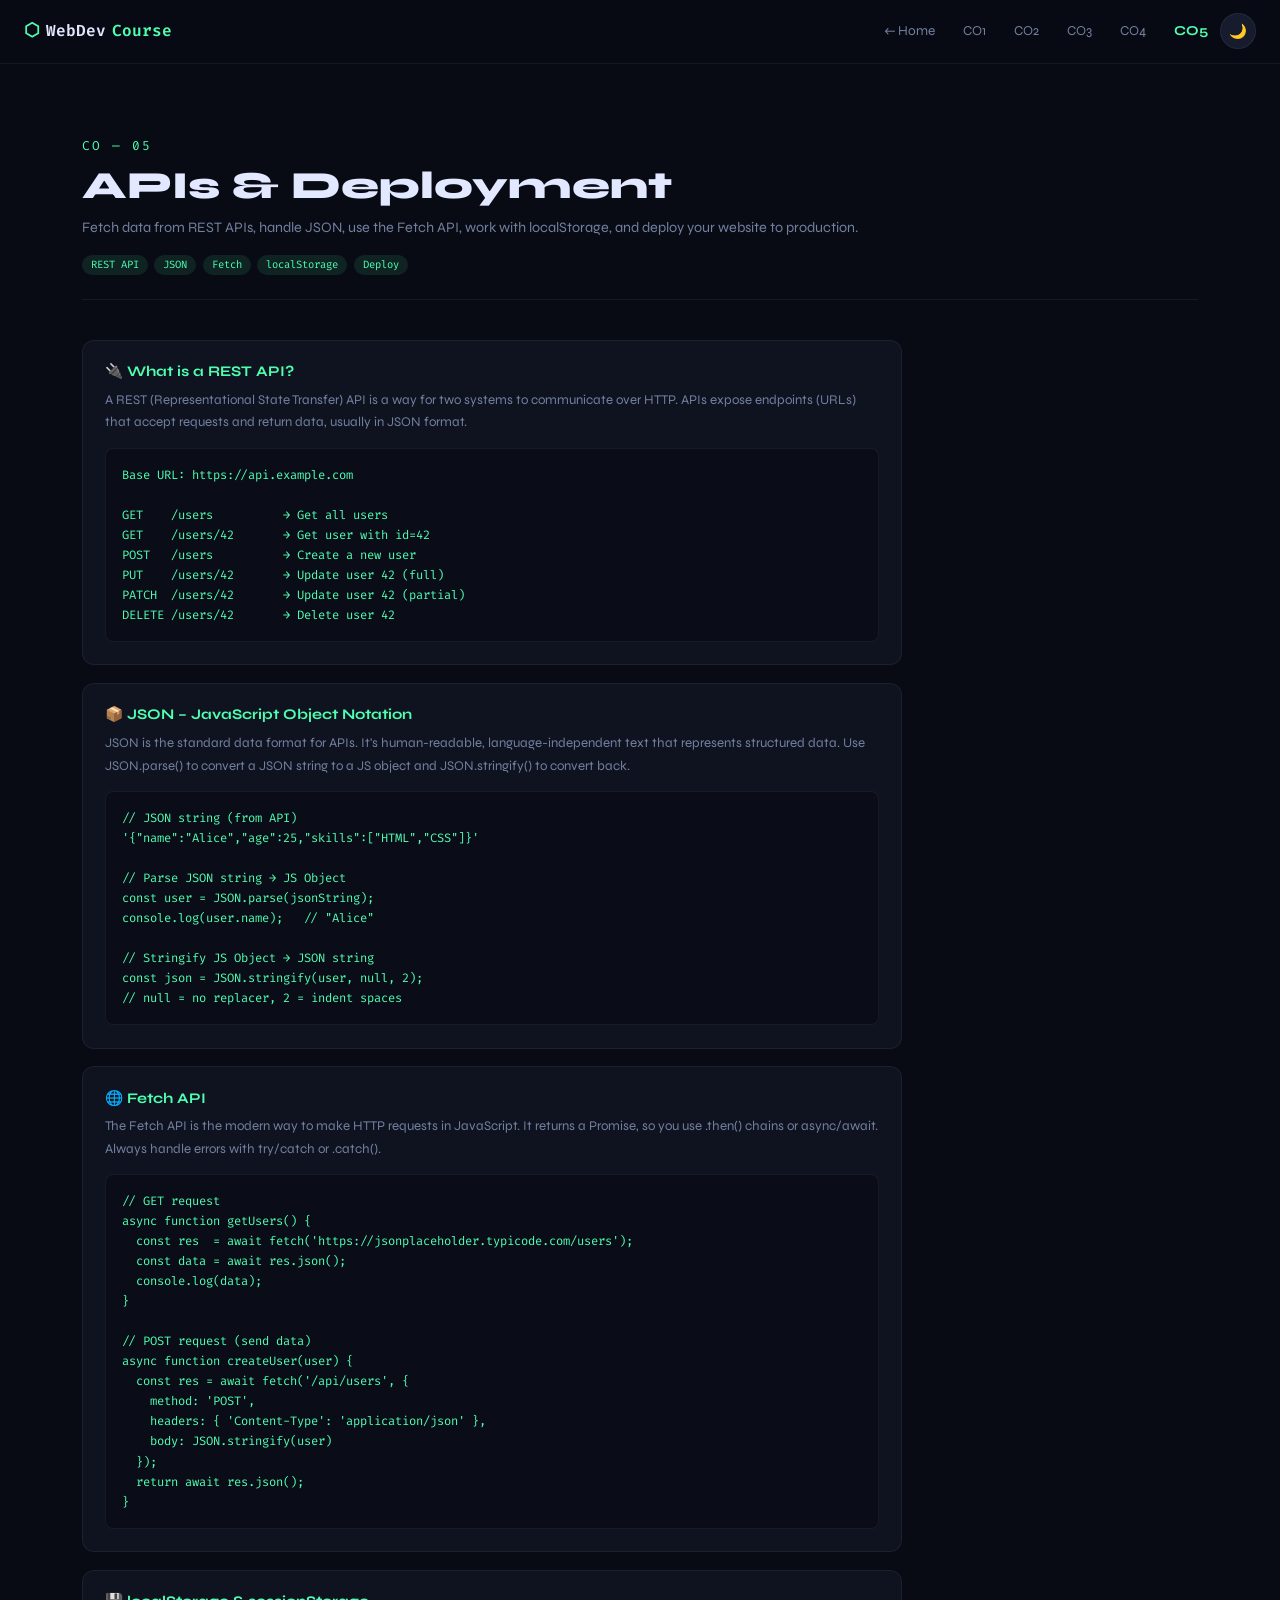
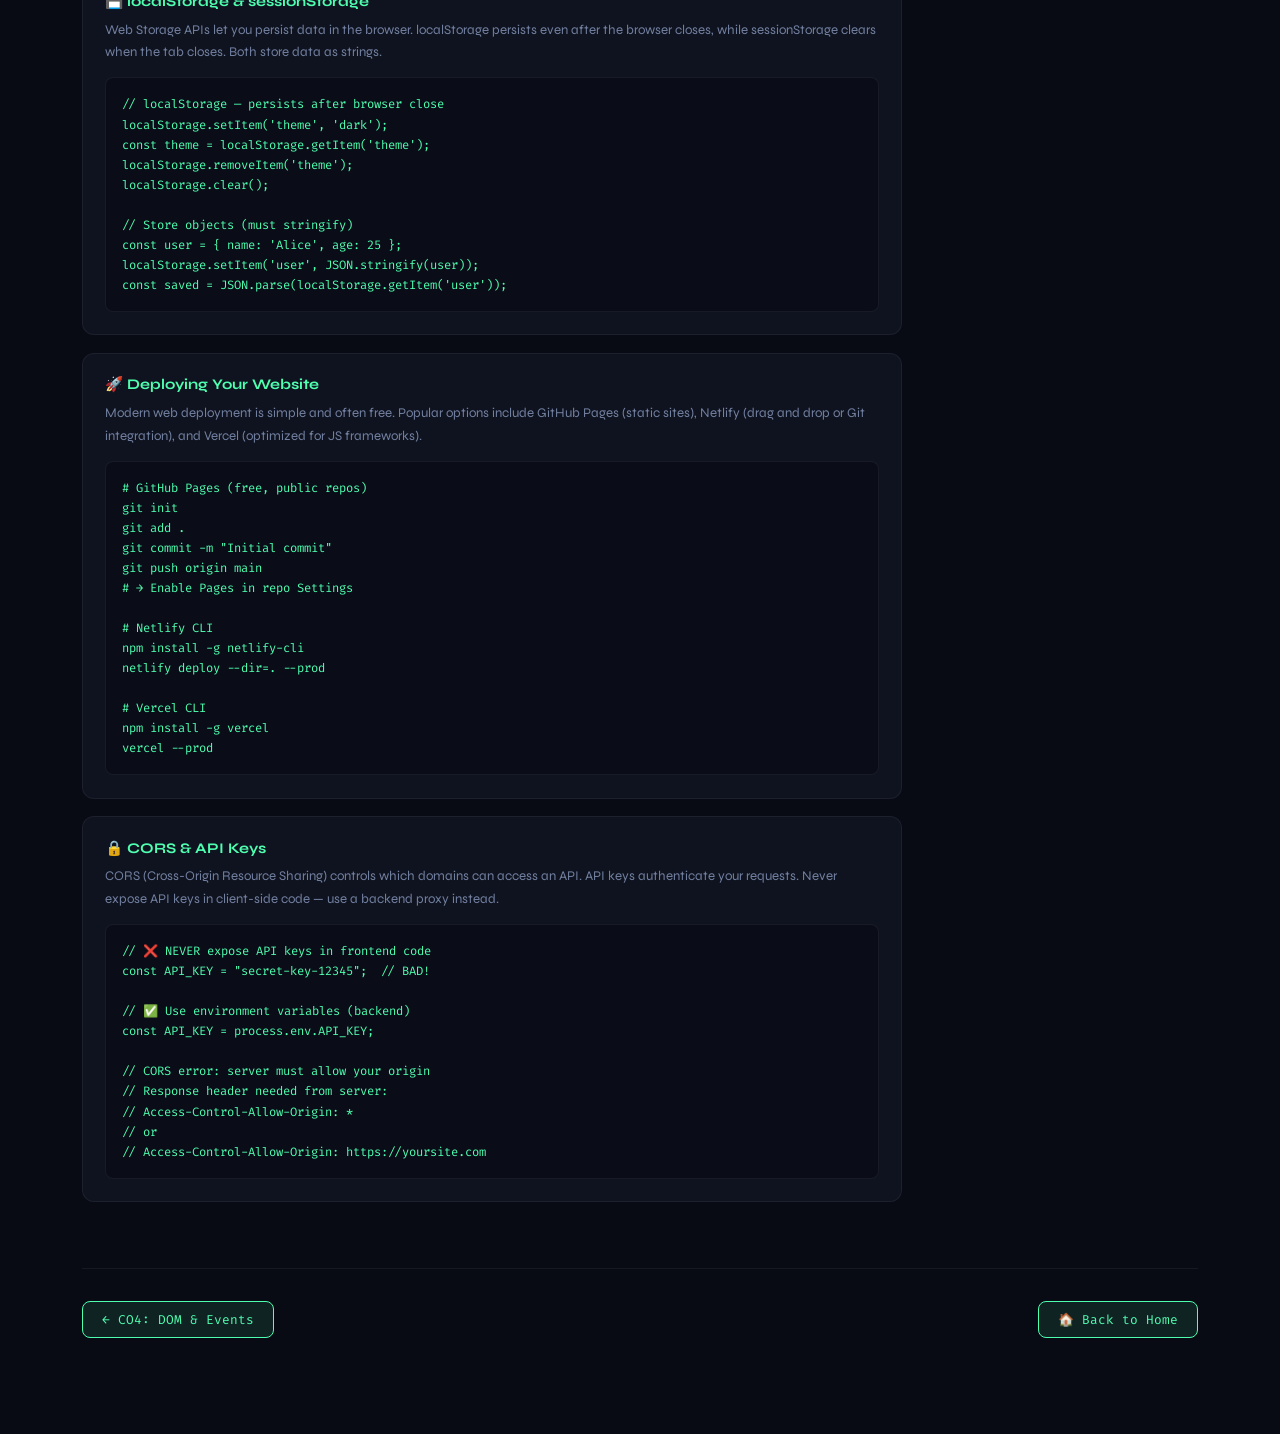
<file: co5.html>
<!DOCTYPE html>
<html lang="en" data-theme="dark">
<head>
  <meta charset="UTF-8"/>
  <meta name="viewport" content="width=device-width,initial-scale=1.0"/>
  <title>CO5 – APIs & Deployment | WebDev Course</title>
  <link rel="preconnect" href="https://fonts.googleapis.com"/>
  <link href="https://fonts.googleapis.com/css2?family=Syne:wght@400;600;700;800&family=Fira+Code:wght@400;500&display=swap" rel="stylesheet"/>
  <link href="https://cdn.jsdelivr.net/npm/bootstrap@5.3.3/dist/css/bootstrap.min.css" rel="stylesheet"/>
  <link rel="stylesheet" href="style.css"/>
</head>
<body>

<nav class="navbar navbar-expand-lg fixed-top" id="mainNav">
  <div class="container-fluid px-3 px-lg-4">
    <a class="navbar-brand" href="index.html">
      <span class="brand-icon">⬡</span>WebDev<span class="brand-hi">Course</span>
    </a>
    <div class="d-flex align-items-center gap-2 ms-auto order-lg-last">
      <button class="theme-btn" id="themeBtn" aria-label="Toggle theme">🌙</button>
      <button class="navbar-toggler ham-btn" type="button"
        data-bs-toggle="collapse" data-bs-target="#navMenu"
        aria-controls="navMenu" aria-expanded="false" aria-label="Menu">
        <span class="hb"></span><span class="hb"></span><span class="hb"></span>
      </button>
    </div>
    <div class="collapse navbar-collapse" id="navMenu">
      <ul class="navbar-nav ms-auto align-items-lg-center gap-lg-1 py-2 py-lg-0">
        <li class="nav-item"><a class="nav-link" href="index.html">← Home</a></li>
        <li class="nav-item"><a class="nav-link" href="co1.html">CO1</a></li>
        <li class="nav-item"><a class="nav-link" href="co2.html">CO2</a></li>
        <li class="nav-item"><a class="nav-link" href="co3.html">CO3</a></li>
        <li class="nav-item"><a class="nav-link" href="co4.html">CO4</a></li>
        <li class="nav-item"><a class="nav-link nav-active" href="co5.html">CO5</a></li>
      </ul>
    </div>
  </div>
</nav>

<div class="page active">
  <div class="container">

    <div class="co-head-block">
      <div class="co-num" style="font-family:'Fira Code';color:var(--accent);font-size:.8rem;margin-bottom:.5rem;">CO — 05</div>
      <h2>APIs &amp; Deployment</h2>
      <p>Fetch data from REST APIs, handle JSON, use the Fetch API, work with localStorage, and deploy your website to production.</p>
      <div class="tags mt-2"><span class="tag">REST API</span><span class="tag">JSON</span><span class="tag">Fetch</span><span class="tag">localStorage</span><span class="tag">Deploy</span></div>
    </div>

    <div class="topic-body">

      <div class="concept">
        <h4>🔌 What is a REST API?</h4>
        <p>A REST (Representational State Transfer) API is a way for two systems to communicate over HTTP. APIs expose endpoints (URLs) that accept requests and return data, usually in JSON format.</p>
        <pre>Base URL: https://api.example.com

GET    /users          → Get all users
GET    /users/42       → Get user with id=42
POST   /users          → Create a new user
PUT    /users/42       → Update user 42 (full)
PATCH  /users/42       → Update user 42 (partial)
DELETE /users/42       → Delete user 42</pre>
      </div>

      <div class="concept">
        <h4>📦 JSON – JavaScript Object Notation</h4>
        <p>JSON is the standard data format for APIs. It's human-readable, language-independent text that represents structured data. Use JSON.parse() to convert a JSON string to a JS object and JSON.stringify() to convert back.</p>
        <pre>// JSON string (from API)
'{"name":"Alice","age":25,"skills":["HTML","CSS"]}'

// Parse JSON string → JS Object
const user = JSON.parse(jsonString);
console.log(user.name);   // "Alice"

// Stringify JS Object → JSON string
const json = JSON.stringify(user, null, 2);
// null = no replacer, 2 = indent spaces</pre>
      </div>

      <div class="concept">
        <h4>🌐 Fetch API</h4>
        <p>The Fetch API is the modern way to make HTTP requests in JavaScript. It returns a Promise, so you use .then() chains or async/await. Always handle errors with try/catch or .catch().</p>
        <pre>// GET request
async function getUsers() {
  const res  = await fetch('https://jsonplaceholder.typicode.com/users');
  const data = await res.json();
  console.log(data);
}

// POST request (send data)
async function createUser(user) {
  const res = await fetch('/api/users', {
    method: 'POST',
    headers: { 'Content-Type': 'application/json' },
    body: JSON.stringify(user)
  });
  return await res.json();
}</pre>
      </div>

      <div class="concept">
        <h4>💾 localStorage & sessionStorage</h4>
        <p>Web Storage APIs let you persist data in the browser. localStorage persists even after the browser closes, while sessionStorage clears when the tab closes. Both store data as strings.</p>
        <pre>// localStorage — persists after browser close
localStorage.setItem('theme', 'dark');
const theme = localStorage.getItem('theme');
localStorage.removeItem('theme');
localStorage.clear();

// Store objects (must stringify)
const user = { name: 'Alice', age: 25 };
localStorage.setItem('user', JSON.stringify(user));
const saved = JSON.parse(localStorage.getItem('user'));</pre>
      </div>

      <div class="concept">
        <h4>🚀 Deploying Your Website</h4>
        <p>Modern web deployment is simple and often free. Popular options include GitHub Pages (static sites), Netlify (drag and drop or Git integration), and Vercel (optimized for JS frameworks).</p>
        <pre># GitHub Pages (free, public repos)
git init
git add .
git commit -m "Initial commit"
git push origin main
# → Enable Pages in repo Settings

# Netlify CLI
npm install -g netlify-cli
netlify deploy --dir=. --prod

# Vercel CLI
npm install -g vercel
vercel --prod</pre>
      </div>

      <div class="concept">
        <h4>🔒 CORS & API Keys</h4>
        <p>CORS (Cross-Origin Resource Sharing) controls which domains can access an API. API keys authenticate your requests. Never expose API keys in client-side code — use a backend proxy instead.</p>
        <pre>// ❌ NEVER expose API keys in frontend code
const API_KEY = "secret-key-12345";  // BAD!

// ✅ Use environment variables (backend)
const API_KEY = process.env.API_KEY;

// CORS error: server must allow your origin
// Response header needed from server:
// Access-Control-Allow-Origin: *
// or
// Access-Control-Allow-Origin: https://yoursite.com</pre>
      </div>

    </div>

    <div class="co-nav-btns">
      <a href="co4.html" class="co-nav-btn">← CO4: DOM & Events</a>
      <a href="index.html" class="co-nav-btn">🏠 Back to Home</a>
    </div>
  </div>
</div>

<div class="scroll-prog" id="scrollProg"></div>
<script src="https://cdn.jsdelivr.net/npm/bootstrap@5.3.3/dist/js/bootstrap.bundle.min.js"></script>
<script src="script.js"></script>
</body>
</html>
</file>
<file: style.css>
/* ===================================================
   style.css — WebDev Course
   Dark / Light via [data-theme] on <html>
   =================================================== */

/* ---- CSS Custom Properties (Theme) ---- */
[data-theme="dark"] {
  --bg:       #080b14;
  --bg2:      #0f1320;
  --bg3:      #161c2e;
  --border:   rgba(255,255,255,0.06);
  --text:     #e2e8ff;
  --muted:    #7280a0;
  --accent:   #4fffb0;
  --accent2:  #6c63ff;
  --accent3:  #ff5faa;
  --nav-bg:   rgba(8,11,20,0.9);
  --card:     #0f1320;
  --code-bg:  #0a0d18;
  --tag-bg:   rgba(79,255,176,0.1);
  --tag-col:  #4fffb0;
  --shadow:   0 8px 40px rgba(0,0,0,0.55);
}
[data-theme="light"] {
  --bg:       #f3f6ff;
  --bg2:      #ffffff;
  --bg3:      #e8edf8;
  --border:   rgba(0,0,0,0.08);
  --text:     #131828;
  --muted:    #5a6280;
  --accent:   #0057ff;
  --accent2:  #6c63ff;
  --accent3:  #e91b8b;
  --nav-bg:   rgba(243,246,255,0.93);
  --card:     #ffffff;
  --code-bg:  #f0f3fc;
  --tag-bg:   rgba(0,87,255,0.08);
  --tag-col:  #0057ff;
  --shadow:   0 8px 40px rgba(0,0,0,0.08);
}

/* ---- Base ---- */
*, *::before, *::after { box-sizing: border-box; margin: 0; padding: 0; }
html { scroll-behavior: smooth; }
body {
  font-family: 'Syne', sans-serif;
  background: var(--bg);
  color: var(--text);
  padding-top: 64px;
  transition: background .3s, color .3s;
}

/* ---- Navbar ---- */
#mainNav {
  background: var(--nav-bg);
  backdrop-filter: blur(16px);
  border-bottom: 1px solid var(--border);
  height: 64px;
  transition: background .3s;
  z-index: 1030;
}
.navbar-brand {
  font-family: 'Fira Code', monospace;
  font-size: 1rem;
  font-weight: 600;
  color: var(--text) !important;
  display: flex; align-items: center; gap: 6px;
  text-decoration: none;
}
.brand-icon { color: var(--accent); font-size: 1.1rem; }
.brand-hi   { color: var(--accent); }
.navbar-brand:hover { color: var(--accent) !important; }

.nav-link {
  font-size: .85rem;
  color: var(--muted) !important;
  transition: color .2s;
  padding: 6px 12px !important;
}
.nav-link:hover { color: var(--accent) !important; }
.nav-active { color: var(--accent) !important; font-weight: 700; }

/* Mobile collapse overlay */
@media (max-width: 991px) {
  .navbar-collapse {
    position: absolute;
    top: 64px; left: 0; right: 0;
    background: var(--nav-bg);
    backdrop-filter: blur(16px);
    border-bottom: 1px solid var(--border);
    padding: .75rem 1.25rem;
  }
}

/* Hamburger */
.ham-btn {
  background: var(--bg3);
  border: 1px solid var(--border);
  border-radius: 8px;
  padding: 6px 9px;
  display: flex; flex-direction: column; gap: 4px;
  cursor: pointer;
}
.ham-btn:focus { box-shadow: none; }
.hb { display: block; width: 19px; height: 2px; background: var(--text); border-radius: 2px; transition: .25s; }

/* Theme btn */
.theme-btn {
  background: var(--bg3);
  border: 1px solid var(--border);
  border-radius: 50%;
  width: 36px; height: 36px;
  font-size: .9rem;
  cursor: pointer;
  display: flex; align-items: center; justify-content: center;
  transition: transform .25s, background .2s;
}
.theme-btn:hover { transform: rotate(25deg); background: var(--accent); }

/* Live badge */
.live-badge {
  display: flex; align-items: center; gap: 5px;
  font-family: 'Fira Code', monospace;
  font-size: .68rem;
  background: var(--tag-bg);
  color: var(--tag-col);
  border: 1px solid var(--tag-col);
  padding: 3px 9px;
  border-radius: 20px;
  opacity: .8;
}
.pdot {
  width: 6px; height: 6px; background: var(--accent);
  border-radius: 50%;
  animation: blink 2s infinite;
}
@keyframes blink { 0%,100%{opacity:1} 50%{opacity:.3} }

/* ---- Pages ---- */
.page { display: none; padding: 2.5rem 0 5rem; }
.page.active { display: block; animation: rise .4s ease both; }
@keyframes rise { from{opacity:0;transform:translateY(20px)} to{opacity:1;transform:translateY(0)} }

/* ---- Hero ---- */
.hero-block { padding: 3.5rem 0 2rem; }
.eyebrow {
  font-family: 'Fira Code', monospace;
  font-size: .75rem;
  letter-spacing: 2.5px;
  color: var(--accent);
  margin-bottom: 1rem;
}
.hero-h1 {
  font-size: clamp(2.2rem, 6vw, 4.8rem);
  font-weight: 800;
  line-height: 1.08;
  margin-bottom: 1.2rem;
}
.hero-h1 em { font-style: normal; color: var(--accent); }
.hero-sub { color: var(--muted); max-width: 540px; line-height: 1.75; font-size: .95rem; margin-bottom: 2rem; }

/* Stat cards */
.stat-card {
  background: var(--card);
  border: 1px solid var(--border);
  border-radius: 12px;
  padding: 1.2rem .8rem;
  text-align: center;
  transition: transform .22s, border-color .22s;
}
.stat-card:hover { transform: translateY(-5px); border-color: var(--accent); }
.sn {
  display: block;
  font-size: 2rem;
  font-weight: 700;
  color: var(--accent);
  font-family: 'Fira Code', monospace;
  line-height: 1;
  margin-bottom: 4px;
}
.sl { font-size: .7rem; text-transform: uppercase; letter-spacing: 1.5px; color: var(--muted); }

/* Section label */
.sec-label {
  font-family: 'Fira Code', monospace;
  font-size: .7rem;
  letter-spacing: 3px;
  text-transform: uppercase;
  color: var(--muted);
  border-left: 3px solid var(--accent);
  padding-left: .75rem;
  margin: 2.5rem 0 1.25rem;
}

/* ---- CO Cards ---- */
.co-card-link { text-decoration: none; display: block; height: 100%; }
.co-card {
  background: var(--card);
  border: 1px solid var(--border);
  border-radius: 16px;
  padding: 1.6rem;
  cursor: pointer;
  transition: transform .25s, border-color .25s, box-shadow .25s;
  height: 100%;
  position: relative; overflow: hidden;
}
.co-card::after {
  content: '';
  position: absolute; right: -20px; bottom: -20px;
  width: 80px; height: 80px;
  border-radius: 50%;
  background: var(--accent);
  opacity: 0;
  transition: opacity .3s, transform .3s;
  transform: scale(.5);
}
.co-card:hover { transform: translateY(-6px); box-shadow: var(--shadow); border-color: var(--accent); }
.co-card:hover::after { opacity: .05; transform: scale(1); }

.co-num { font-family: 'Fira Code', monospace; font-size: .7rem; color: var(--accent); letter-spacing: 2px; margin-bottom: .5rem; }
.co-title { font-size: 1.1rem; font-weight: 700; margin-bottom: .45rem; color: var(--text); }
.co-desc { font-size: .82rem; color: var(--muted); line-height: 1.65; margin-bottom: 1rem; }
.tags { display: flex; gap: .4rem; flex-wrap: wrap; }
.tag {
  font-size: .66rem;
  font-family: 'Fira Code', monospace;
  background: var(--tag-bg);
  color: var(--tag-col);
  border-radius: 20px;
  padding: 2px 9px;
}

/* ---- CO Detail ---- */
.co-head-block { padding: 2rem 0 1.5rem; border-bottom: 1px solid var(--border); margin-bottom: .5rem; }
.co-head-block h2 { font-size: clamp(1.5rem,3.5vw,2.4rem); font-weight: 800; margin-bottom: .5rem; }
.co-head-block p  { color: var(--muted); font-size: .9rem; }

/* ---- Topic ---- */
.topic-body { max-width: 820px; padding: 2rem 0; }
.topic-body h2 { font-size: clamp(1.4rem,3vw,2rem); font-weight: 800; margin-bottom: .4rem; }

.concept {
  background: var(--card);
  border: 1px solid var(--border);
  border-radius: 12px;
  padding: 1.4rem;
  margin-bottom: 1.1rem;
  transition: border-color .2s;
}
.concept:hover { border-color: var(--accent2); }
.concept h4 { font-size: .92rem; font-weight: 700; color: var(--accent); margin-bottom: .5rem; }
.concept p  { font-size: .83rem; color: var(--muted); line-height: 1.7; margin-bottom: .85rem; }
.concept p:last-child { margin-bottom: 0; }

pre {
  background: var(--code-bg);
  border: 1px solid var(--border);
  border-radius: 8px;
  padding: 1rem;
  overflow-x: auto;
  font-family: 'Fira Code', monospace;
  font-size: .76rem;
  color: var(--accent);
  line-height: 1.65;
  margin: 0;
}

/* ---- CO Nav Buttons ---- */
.co-nav-btns {
  display: flex;
  justify-content: space-between;
  align-items: center;
  padding: 2rem 0 1rem;
  border-top: 1px solid var(--border);
  margin-top: 1rem;
  gap: 1rem;
  flex-wrap: wrap;
}
.co-nav-btn {
  font-family: 'Fira Code', monospace;
  font-size: .8rem;
  color: var(--accent) !important;
  background: var(--tag-bg);
  border: 1px solid var(--accent);
  border-radius: 8px;
  padding: .5rem 1.2rem;
  text-decoration: none;
  transition: background .2s, transform .2s;
}
.co-nav-btn:hover { background: var(--accent); color: var(--bg) !important; transform: translateY(-2px); }

/* ---- FORMS SECTION ---- */
.form-section {
  background: var(--card);
  border: 1px solid var(--border);
  border-radius: 16px;
  padding: 2rem;
  margin-bottom: 2rem;
}

.form-label-custom {
  display: block;
  font-size: .78rem;
  font-weight: 700;
  letter-spacing: 1px;
  text-transform: uppercase;
  color: var(--muted);
  margin-bottom: .45rem;
  font-family: 'Fira Code', monospace;
}

.form-input-custom {
  width: 100%;
  background: var(--bg);
  border: 1px solid var(--border);
  border-radius: 8px;
  padding: .65rem 1rem;
  color: var(--text);
  font-family: 'Syne', sans-serif;
  font-size: .88rem;
  transition: border-color .2s, box-shadow .2s;
  outline: none;
  appearance: none;
}
.form-input-custom:focus {
  border-color: var(--accent);
  box-shadow: 0 0 0 3px rgba(79,255,176,0.1);
}
.form-input-custom.error { border-color: var(--accent3); }
.form-input-custom option { background: var(--bg2); }

.err-msg {
  display: block;
  font-size: .72rem;
  color: var(--accent3);
  font-family: 'Fira Code', monospace;
  margin-top: .3rem;
  min-height: 1rem;
}

.radio-group {
  display: flex; gap: 1.5rem; flex-wrap: wrap;
  padding: .5rem 0;
}
.radio-opt {
  display: flex; align-items: center; gap: .5rem;
  font-size: .85rem; cursor: pointer;
  color: var(--muted);
  transition: color .2s;
}
.radio-opt:hover { color: var(--text); }
.radio-opt input[type="radio"] { accent-color: var(--accent); width: 15px; height: 15px; }

.check-opt {
  display: flex; align-items: center; gap: .6rem;
  font-size: .85rem; cursor: pointer;
  color: var(--muted);
}
.check-opt input[type="checkbox"] { accent-color: var(--accent); width: 15px; height: 15px; }

.submit-btn {
  background: var(--accent);
  color: var(--bg);
  border: none;
  border-radius: 8px;
  padding: .7rem 2rem;
  font-family: 'Syne', sans-serif;
  font-weight: 700;
  font-size: .9rem;
  cursor: pointer;
  transition: opacity .2s, transform .2s;
  letter-spacing: .5px;
}
.submit-btn:hover { opacity: .85; transform: translateY(-2px); }

/* Form success output */
.form-output {
  background: rgba(79,255,176,0.06);
  border: 1px solid var(--accent);
  border-radius: 12px;
  padding: 1.2rem 1.5rem;
  margin-top: 1.5rem;
  animation: rise .4s ease;
}
.form-output h4 { color: var(--accent); font-size: .9rem; margin-bottom: .8rem; }
.form-output .out-row { display: flex; gap: .5rem; font-size: .83rem; margin-bottom: .3rem; }
.form-output .out-key { color: var(--muted); font-family: 'Fira Code', monospace; min-width: 100px; }
.form-output .out-val { color: var(--text); font-weight: 600; }

/* Student list */
.student-list { display: flex; flex-direction: column; gap: .6rem; }
.student-item {
  background: var(--bg);
  border: 1px solid var(--border);
  border-radius: 10px;
  padding: .8rem 1.1rem;
  display: flex; justify-content: space-between; align-items: center;
  animation: rise .3s ease;
}
.student-info { font-size: .83rem; }
.student-info strong { color: var(--accent); }
.student-info span { color: var(--muted); margin-left: .5rem; font-family: 'Fira Code'; font-size: .75rem; }
.del-student {
  background: rgba(255,95,170,0.1);
  border: 1px solid var(--accent3);
  color: var(--accent3);
  border-radius: 6px;
  padding: 2px 10px;
  font-size: .73rem;
  cursor: pointer;
  transition: background .2s;
  font-family: 'Fira Code', monospace;
}
.del-student:hover { background: var(--accent3); color: #fff; }

.clear-btn {
  background: transparent;
  border: 1px solid var(--accent3);
  color: var(--accent3);
  border-radius: 8px;
  padding: .45rem 1.2rem;
  font-size: .78rem;
  cursor: pointer;
  margin-top: 1rem;
  font-family: 'Fira Code', monospace;
  transition: background .2s;
}
.clear-btn:hover { background: var(--accent3); color: #fff; }

/* ---- DOM Playground ---- */
.dom-playground {
  background: var(--card);
  border: 1px solid var(--border);
  border-radius: 16px;
  padding: 2rem;
  margin-bottom: 3rem;
}

.color-picker {
  width: 100%;
  height: 42px;
  border: 1px solid var(--border);
  border-radius: 8px;
  background: var(--bg);
  cursor: pointer;
  padding: 2px;
}

.range-slider {
  width: 100%;
  accent-color: var(--accent);
  margin-top: .5rem;
}

.dom-box {
  background: var(--bg);
  border: 2px solid var(--accent);
  border-radius: 12px;
  padding: 2rem;
  text-align: center;
  margin: 1.5rem 0;
  transition: background .3s, border-color .3s;
  min-height: 80px;
  display: flex; align-items: center; justify-content: center;
}
#domText {
  font-weight: 700;
  font-size: 1.5rem;
  transition: font-size .2s, color .2s;
}

.dom-btns { display: flex; gap: .6rem; flex-wrap: wrap; margin-bottom: 1rem; }
.dom-btn {
  background: var(--bg3);
  border: 1px solid var(--border);
  border-radius: 8px;
  padding: .45rem 1rem;
  font-size: .78rem;
  color: var(--text);
  cursor: pointer;
  font-family: 'Fira Code', monospace;
  transition: border-color .2s, background .2s;
}
.dom-btn:hover { border-color: var(--accent); color: var(--accent); }

#paraContainer { display: flex; flex-direction: column; gap: .5rem; }
.dyn-para {
  background: var(--bg);
  border-left: 3px solid var(--accent2);
  padding: .6rem 1rem;
  border-radius: 0 8px 8px 0;
  font-size: .83rem;
  color: var(--muted);
  animation: rise .3s ease;
  font-family: 'Fira Code', monospace;
}

/* ---- Progress ---- */
.scroll-prog {
  position: fixed; top: 64px; left: 0;
  height: 2px;
  background: linear-gradient(90deg, var(--accent), var(--accent2));
  z-index: 9999;
  transition: width .2s;
}

/* ---- Footer ---- */
.site-footer {
  border-top: 1px solid var(--border);
  padding: 1.5rem 1rem;
  font-size: .78rem;
  color: var(--muted);
  margin-top: 3rem;
}

/* ---- Toast notification ---- */
.toast-wrap {
  position: fixed;
  bottom: 2rem; right: 2rem;
  z-index: 9999;
  display: flex; flex-direction: column; gap: .5rem;
}
.toast-item {
  background: var(--bg2);
  border: 1px solid var(--accent);
  border-radius: 10px;
  padding: .8rem 1.2rem;
  font-size: .82rem;
  color: var(--text);
  display: flex; align-items: center; gap: .6rem;
  animation: rise .3s ease;
  box-shadow: var(--shadow);
  max-width: 280px;
}
.toast-item.error { border-color: var(--accent3); }

/* ---- Media Queries ---- */
@media (max-width: 575px) {
  .hero-h1 { font-size: 2rem; }
  .hero-sub { font-size: .88rem; }
  .co-card  { padding: 1.2rem; }
  .concept  { padding: 1rem; }
  pre       { font-size: .7rem; }
  .live-badge { display: none !important; }
  .form-section { padding: 1.2rem; }
  .dom-playground { padding: 1.2rem; }
  .co-nav-btns { flex-direction: column; }
  .co-nav-btn { text-align: center; }
}
@media (min-width: 576px) and (max-width: 767px) {
  .hero-h1 { font-size: 2.6rem; }
}
@media (min-width: 992px) {
  .hero-block { padding: 4.5rem 0 2.5rem; }
  .hero-h1    { font-size: 4.2rem; }
}
@media (min-width: 1400px) {
  .hero-h1 { font-size: 5rem; }
}
@media (prefers-reduced-motion: reduce) {
  *, *::before, *::after { animation-duration: .01ms !important; transition-duration: .01ms !important; }
}
</file>
